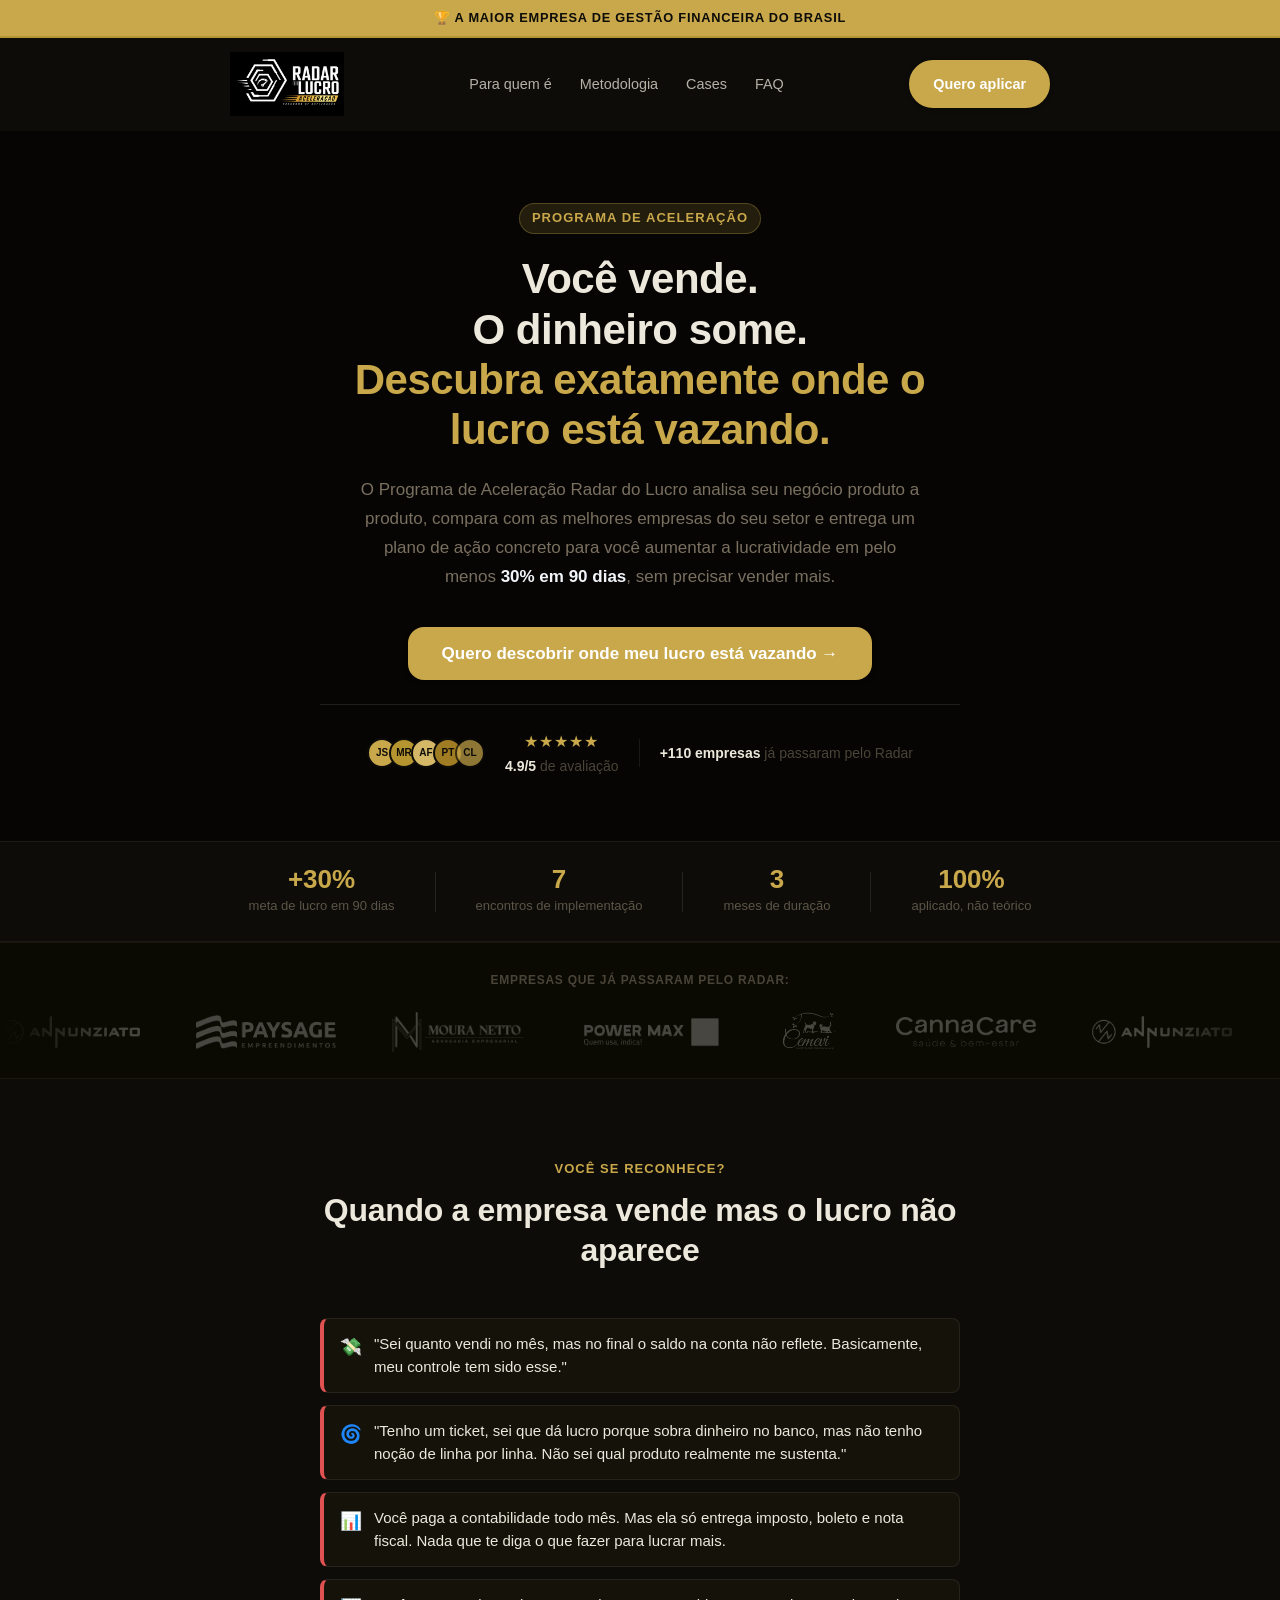
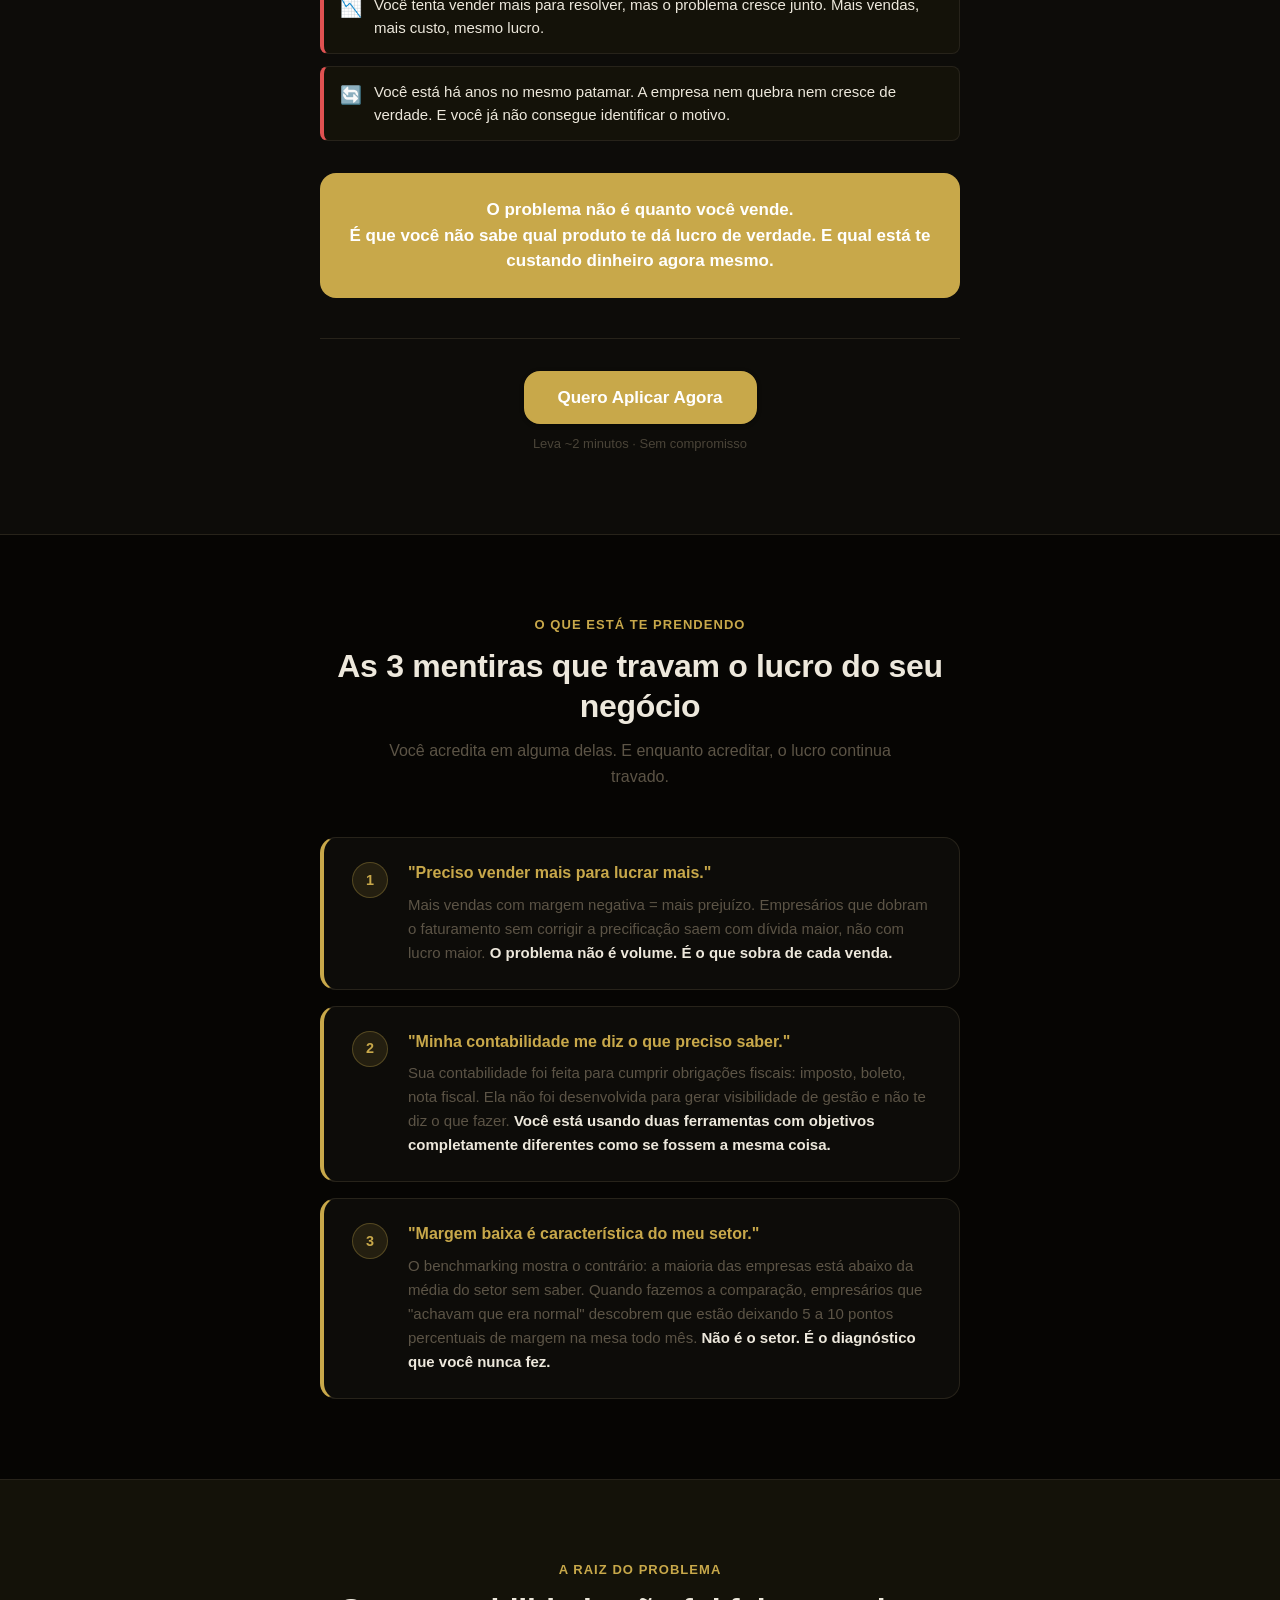
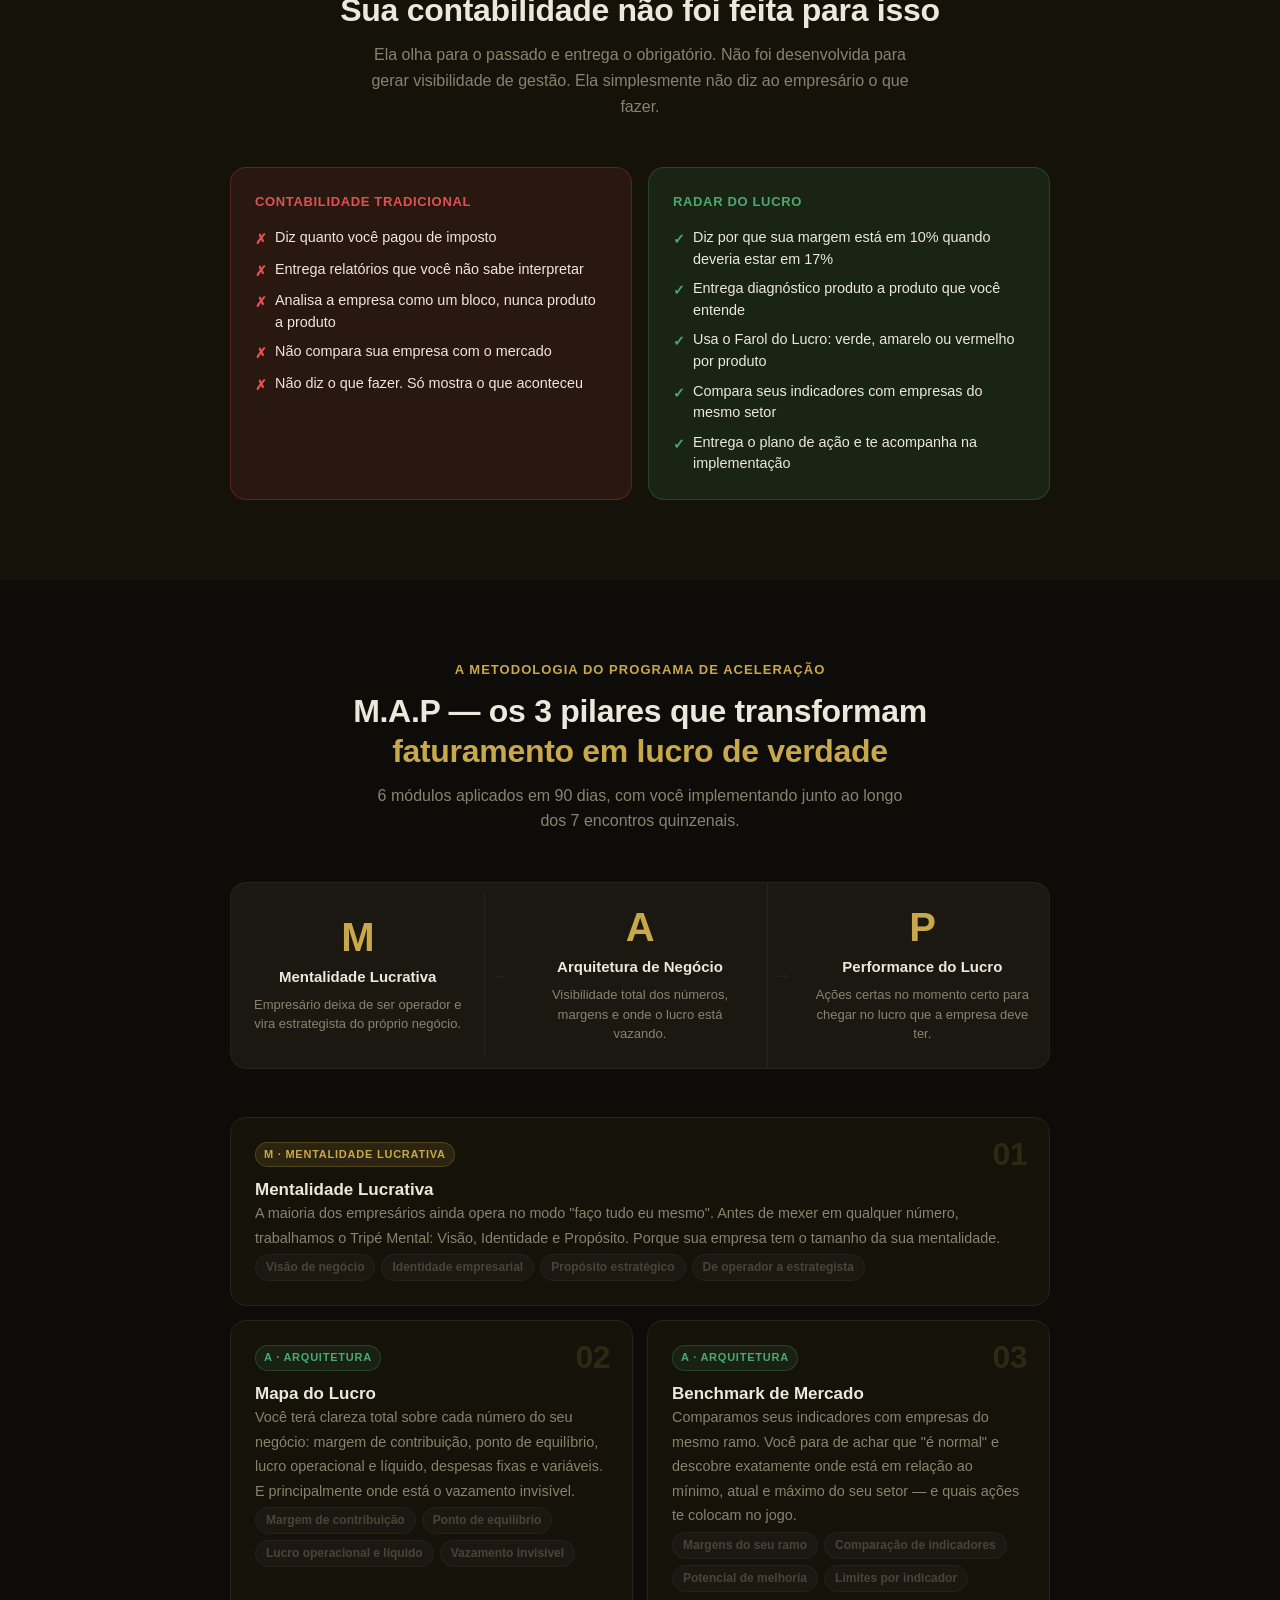
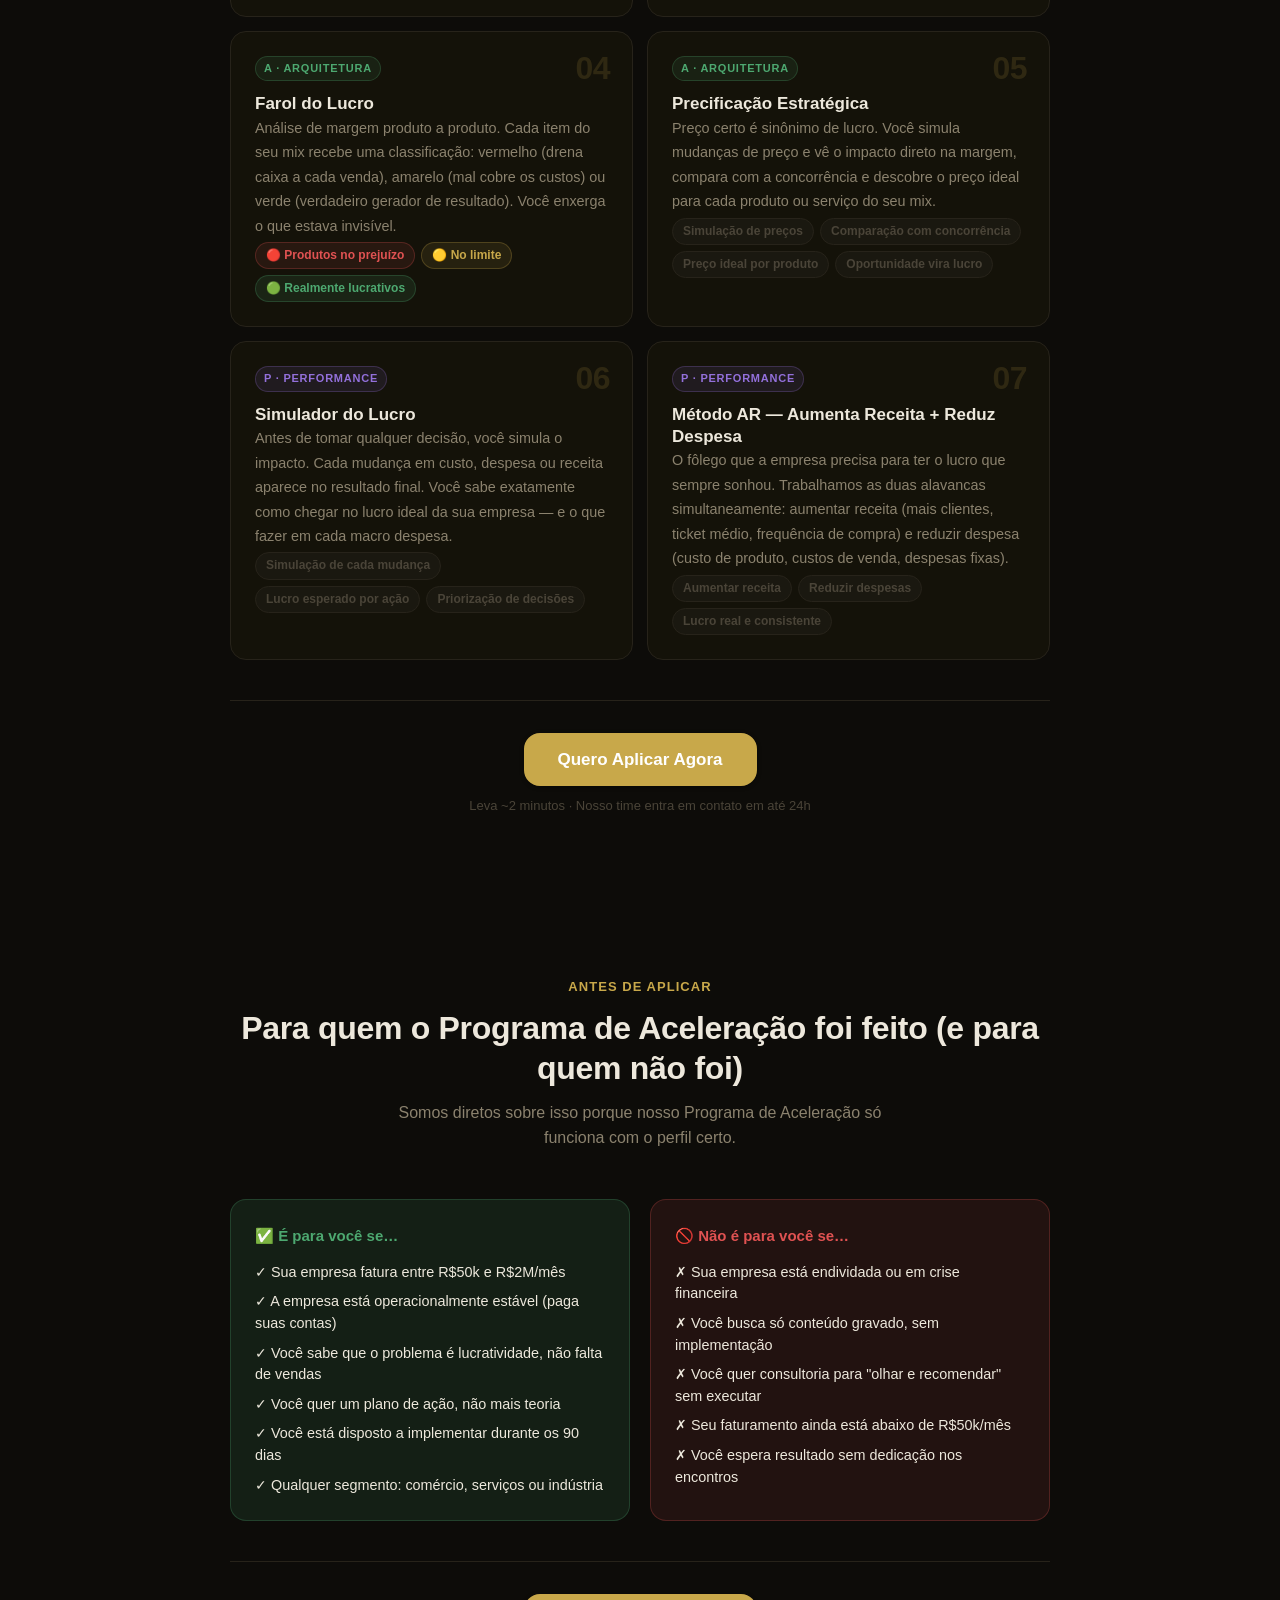
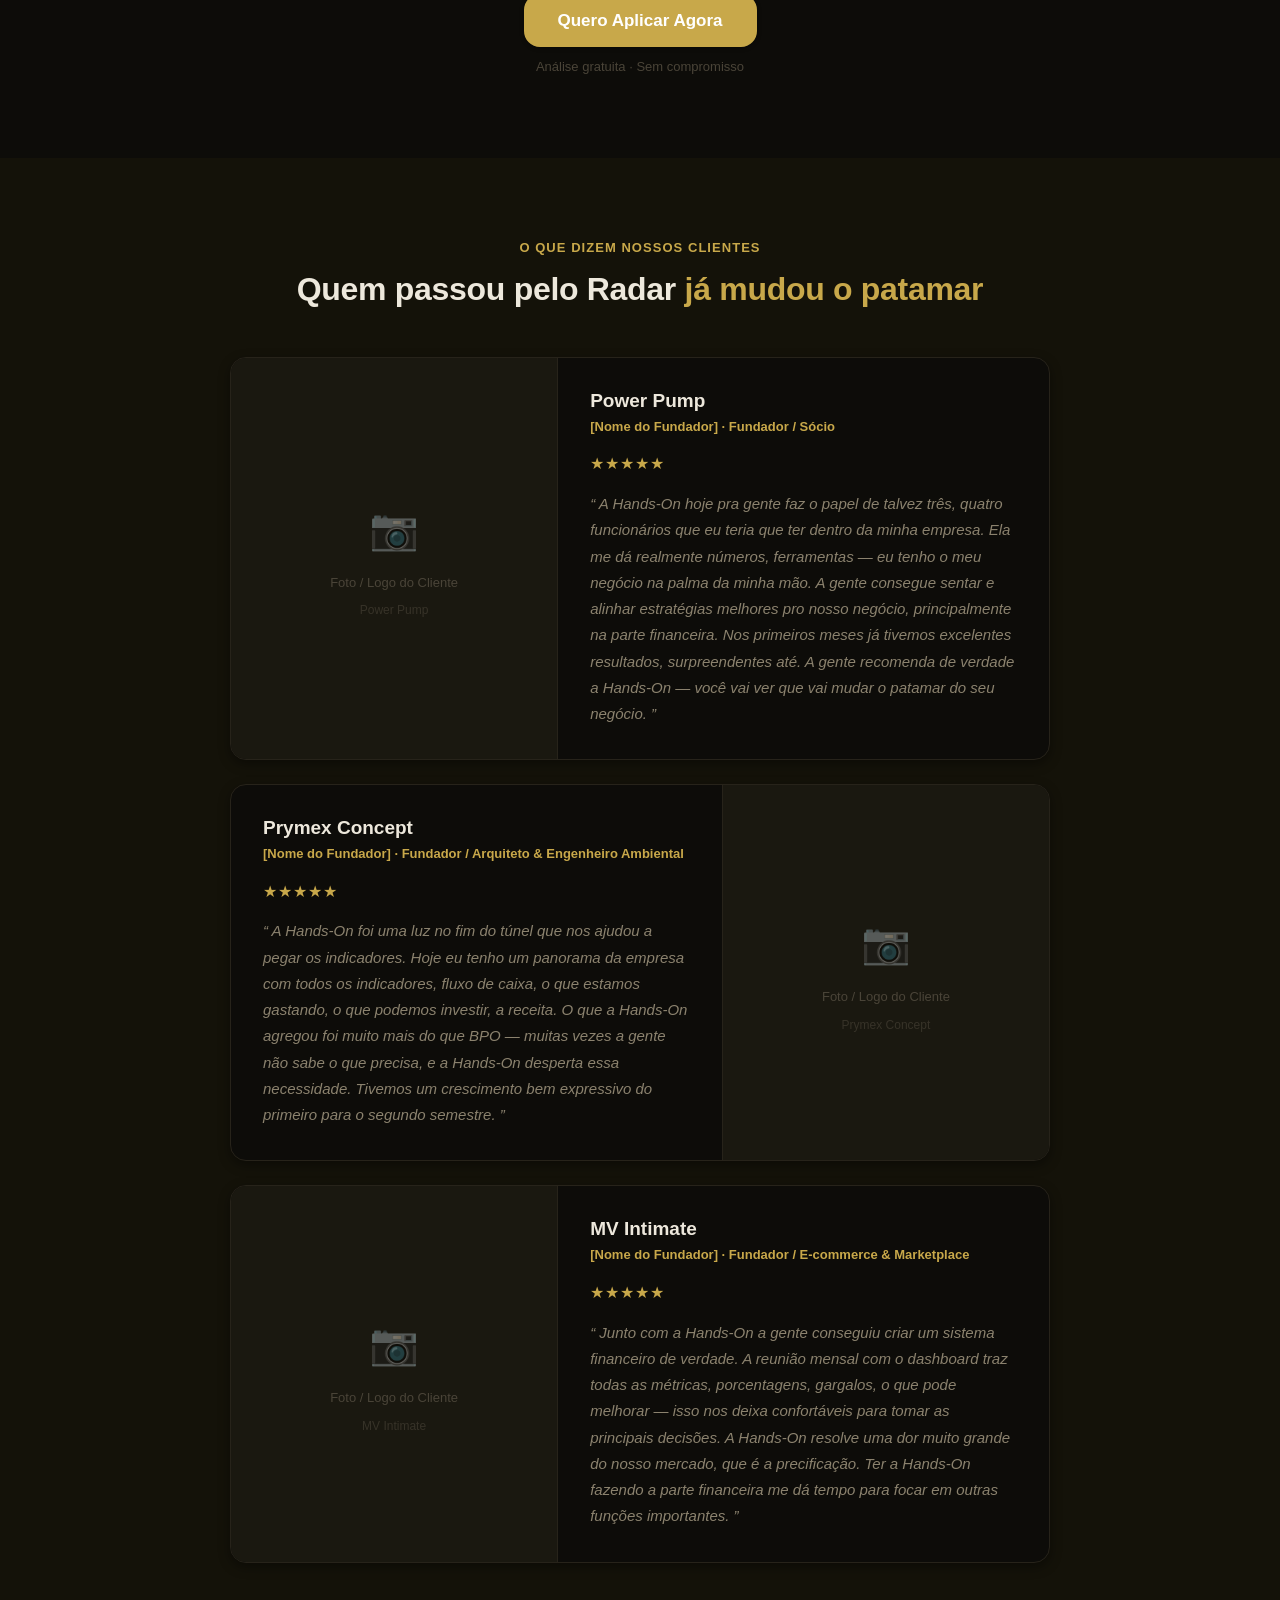
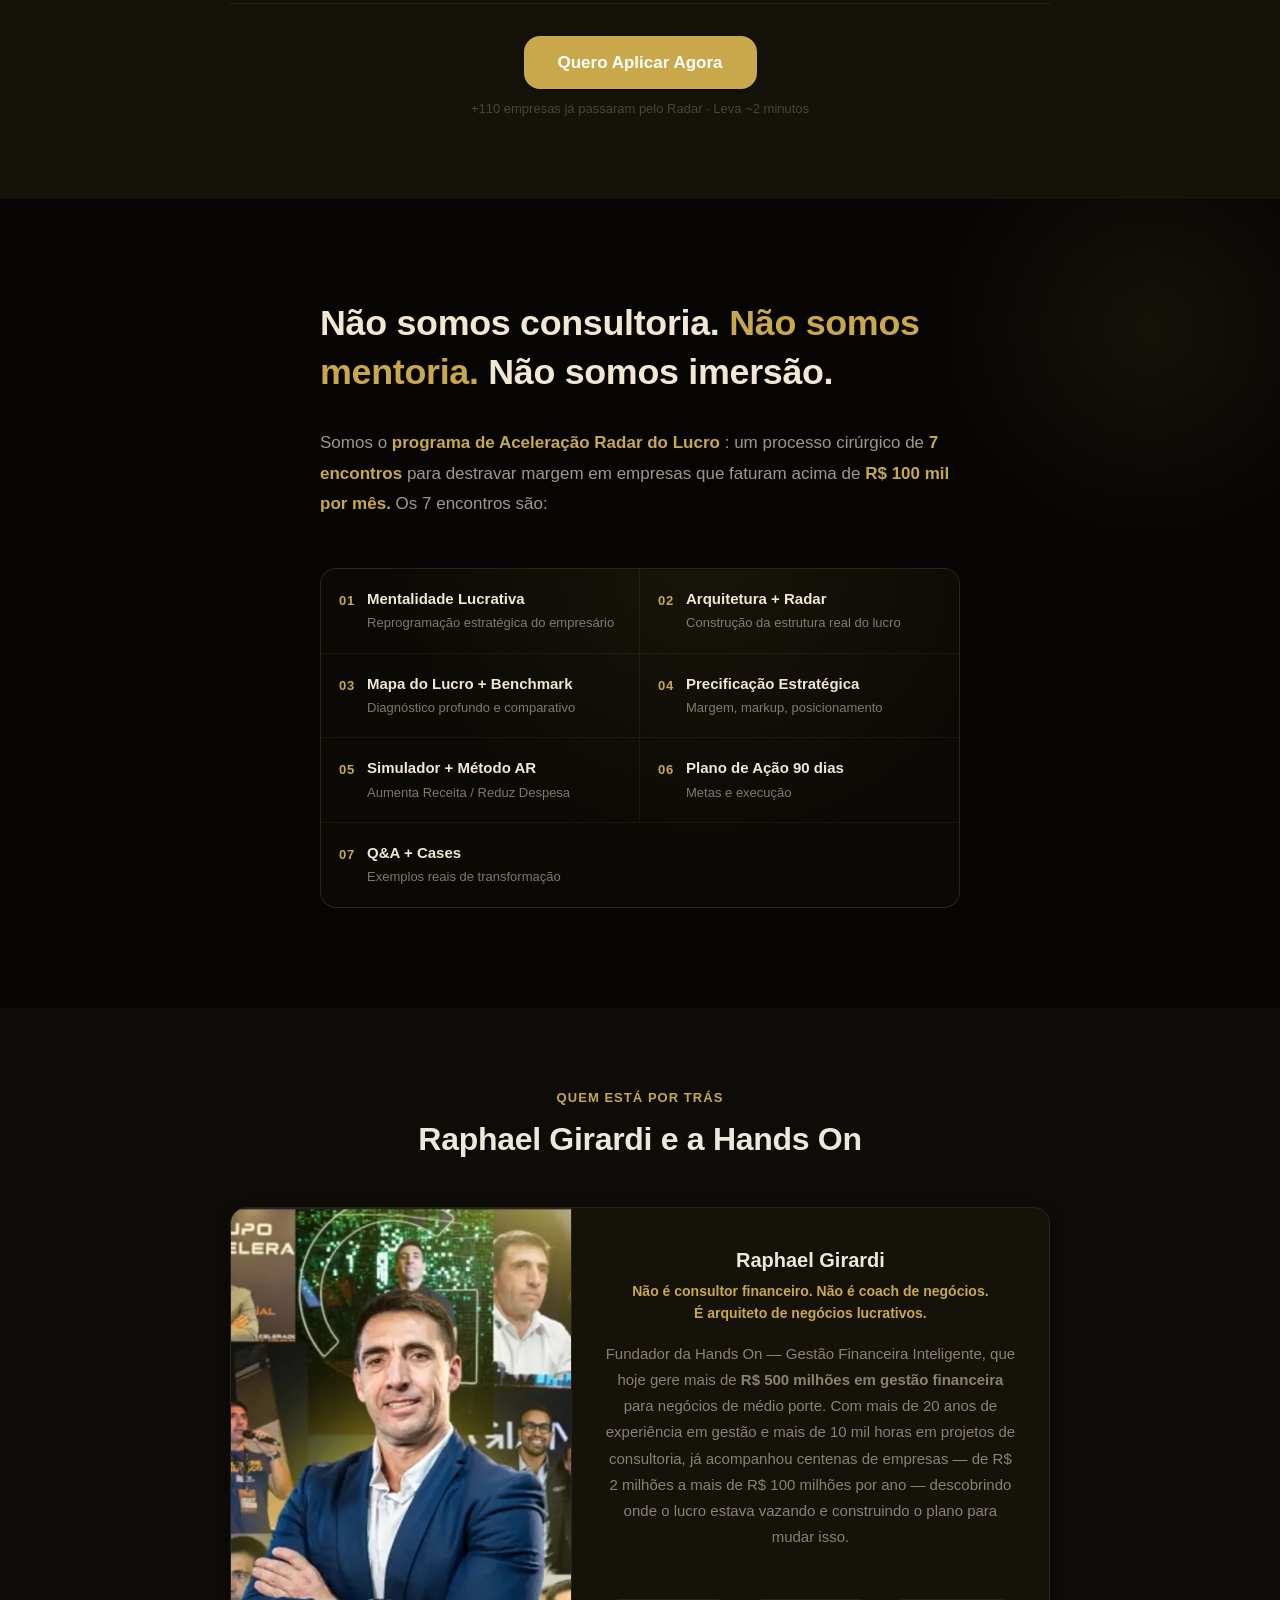
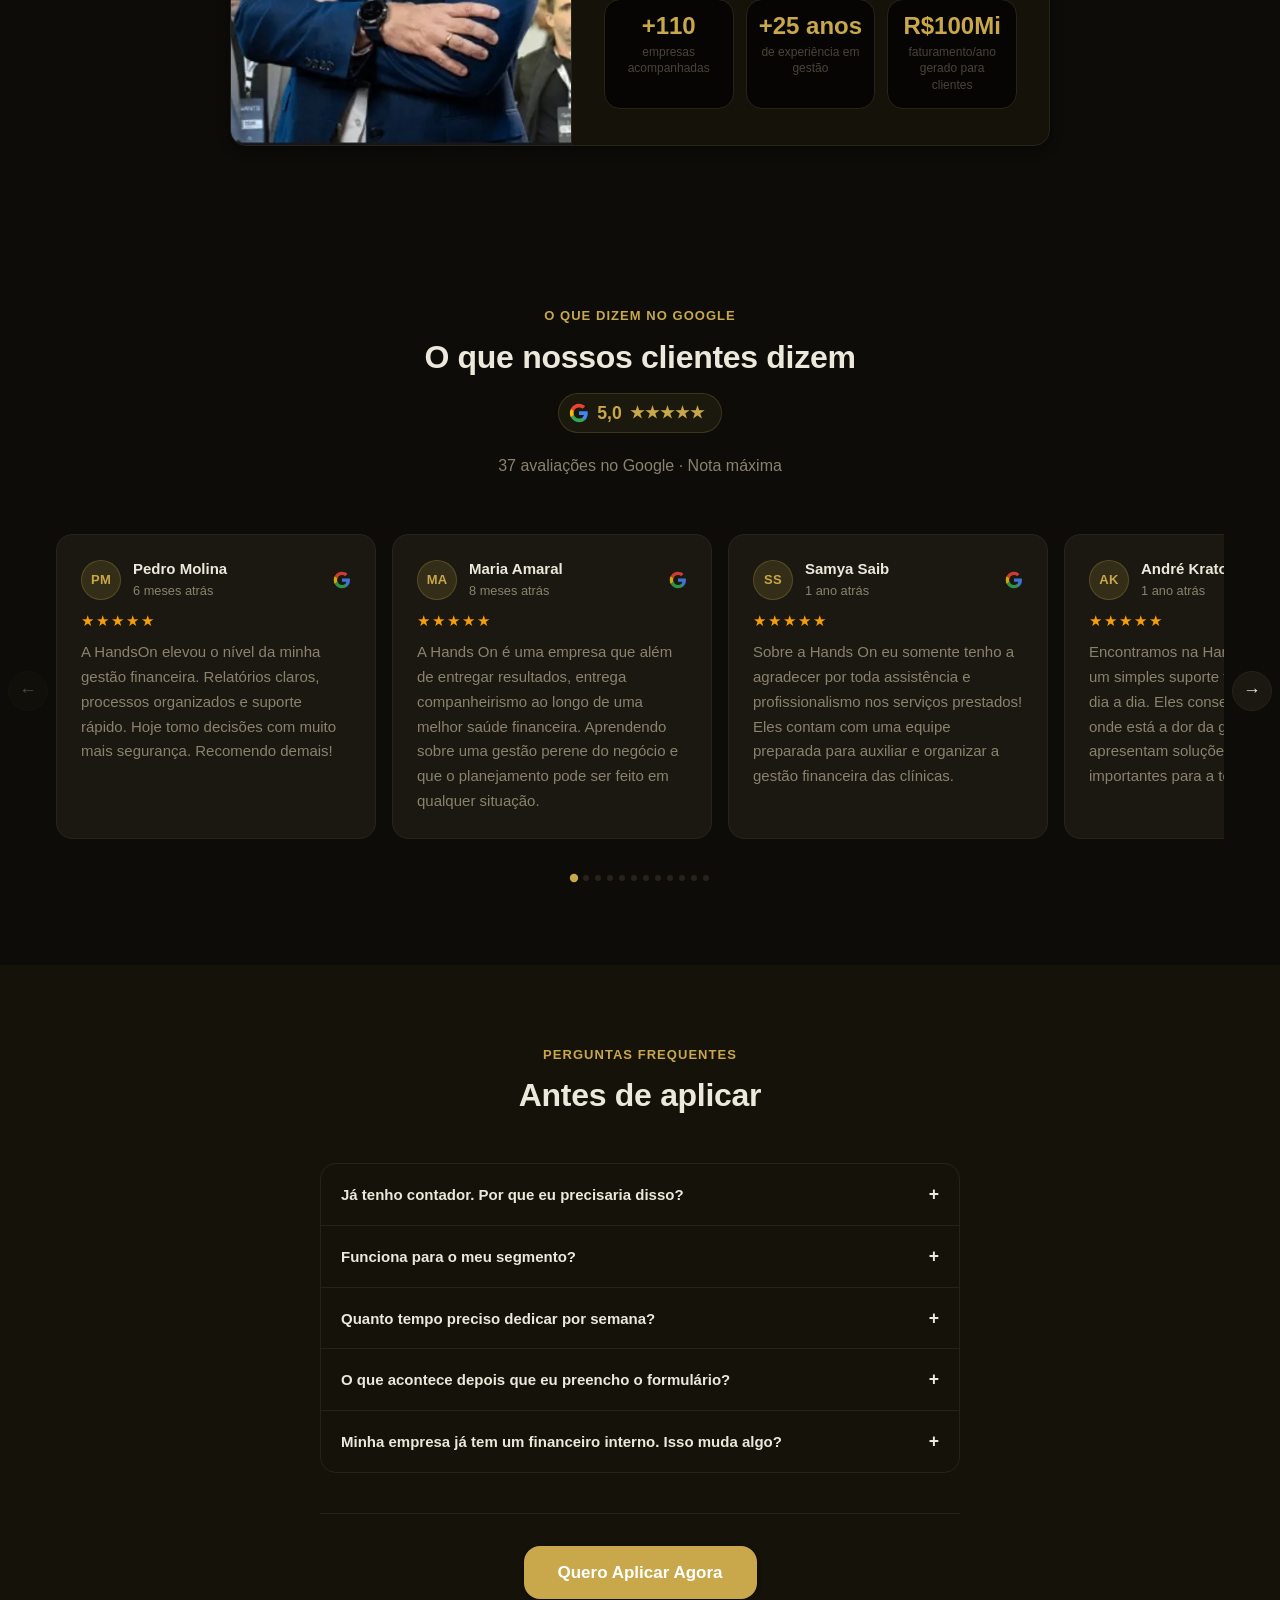
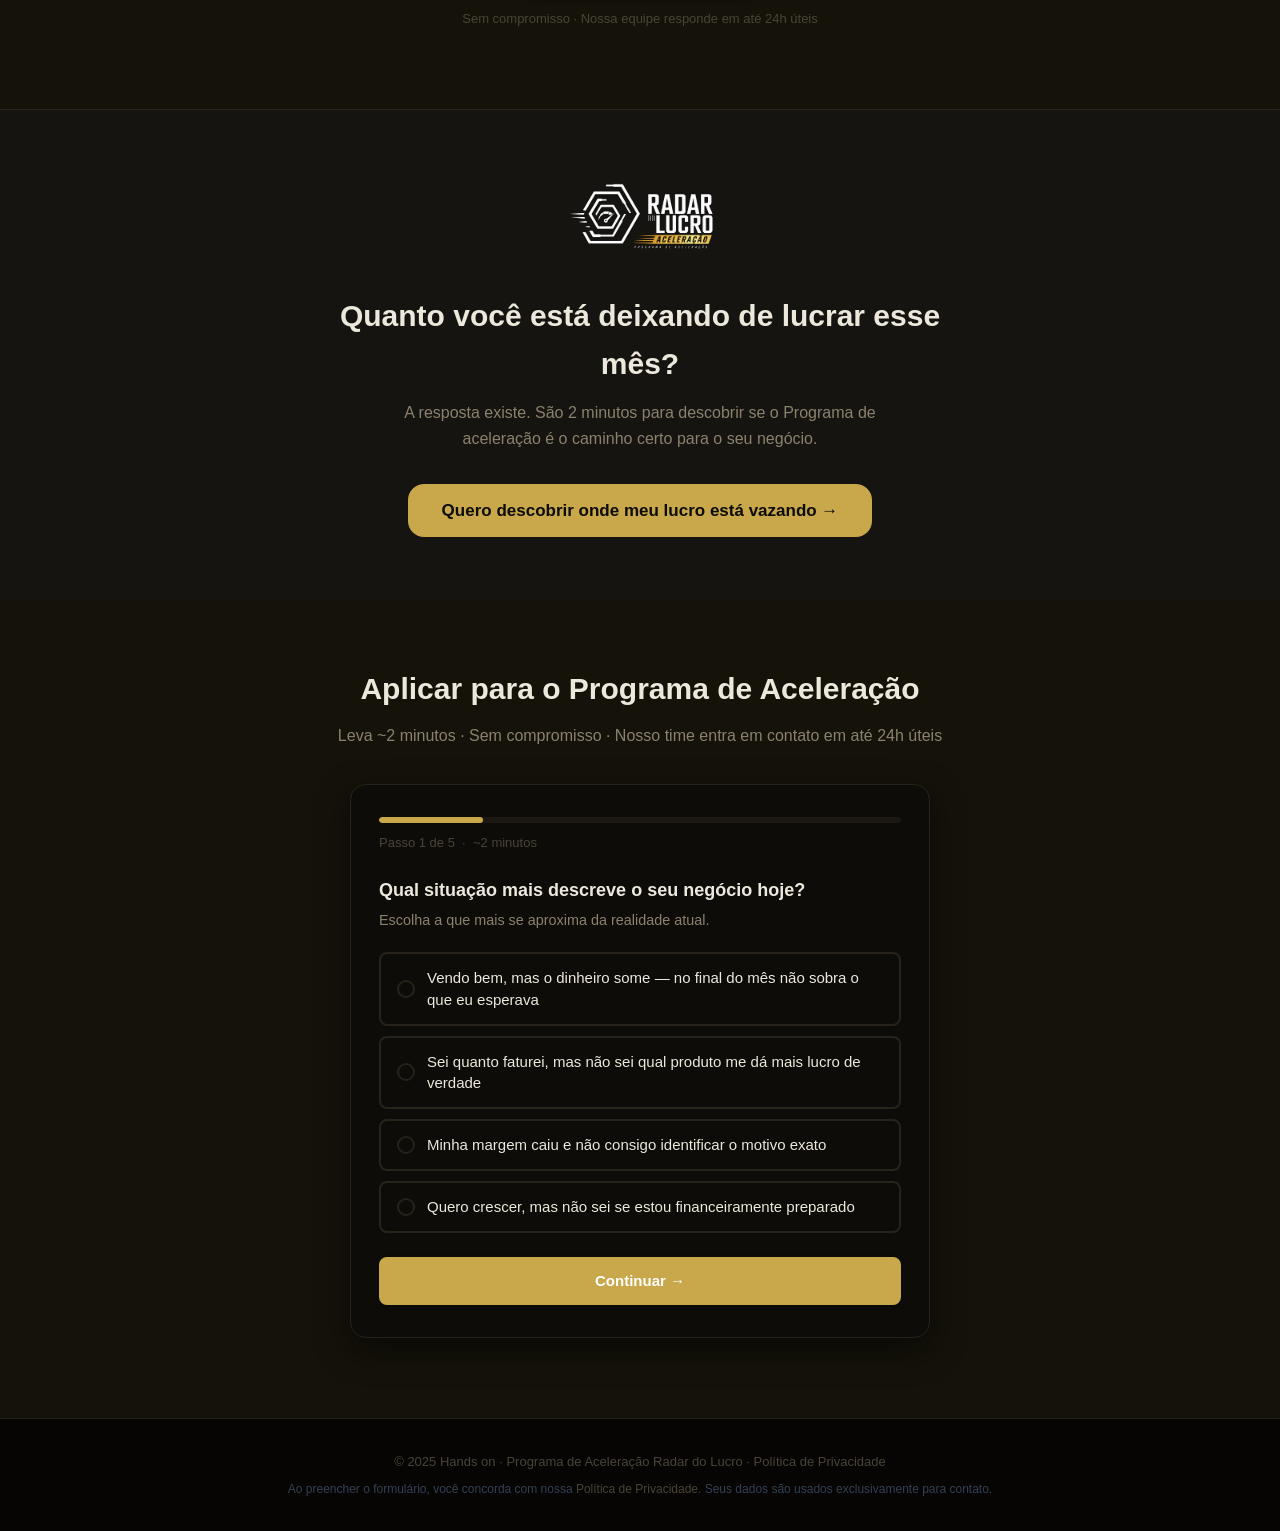
<file: index.html>
<!DOCTYPE html>
<html lang="pt-BR">
<head>
  <meta charset="UTF-8">
  <meta name="viewport" content="width=device-width, initial-scale=1.0">
  <meta name="description" content="Descubra exatamente onde o lucro está vazando no seu negócio. O Programa Radar do Lucro analisa produto a produto, compara com seu setor e entrega um plano de ação para +30% de lucratividade em 90 dias.">
  <title>Radar do Lucro — Programa de Aceleração | Hands on</title>
  <link rel="icon" type="image/x-icon" href="favicon.ico">

  <!-- CSS Crítico Inline (above-fold) -->
  <style>
    *,*::before,*::after{box-sizing:border-box;margin:0;padding:0}
    body{font-family:-apple-system,BlinkMacSystemFont,"Segoe UI",Roboto,sans-serif;font-size:16px;line-height:1.6;color:#ede8dc;background:#0d0c09;-webkit-font-smoothing:antialiased}
    .announce-bar{background:#c8a84a;border-bottom:2px solid #b5952f;padding:8px 20px;text-align:center;font-size:.8rem;font-weight:700;color:#0d0c09;letter-spacing:.06em;text-transform:uppercase}
    .navbar{position:sticky;top:0;z-index:100;background:#0d0c09;border-bottom:1px solid transparent;padding:12px 0;transition:border-color .25s,box-shadow .25s}
    .navbar--scrolled{border-bottom-color:#27231a;box-shadow:0 2px 12px rgba(0,0,0,.6)}
    .navbar__inner{display:flex;align-items:center;justify-content:space-between;max-width:1060px;margin:0 auto;padding:0 24px;gap:16px}
    .navbar__brand-logo{height:64px;width:auto;display:block;flex-shrink:0}
    .navbar__links{display:flex;align-items:center;gap:28px;flex:1;justify-content:center}
    .navbar__link{color:#ede8dc;font-size:.9rem;font-weight:500;text-decoration:none;opacity:.75;transition:opacity .15s;white-space:nowrap}
    .navbar__link:hover{opacity:1}
    .hero{background:#0d0c09;color:#ede8dc;padding:72px 0 64px;text-align:center}
    .container{width:100%;max-width:680px;margin:0 auto;padding:0 20px}
    .hero__eyebrow{display:inline-block;background:rgba(200,168,74,.12);color:#c8a84a;font-size:.8125rem;font-weight:600;letter-spacing:.08em;text-transform:uppercase;padding:4px 12px;border-radius:100px;margin-bottom:20px;border:1px solid rgba(200,168,74,.25)}
    .hero__title{font-size:clamp(1.75rem,4vw,2.625rem);font-weight:800;line-height:1.2;letter-spacing:-.5px;margin-bottom:20px;color:#ede8dc}
    .hero__title em{color:#c8a84a;font-style:normal}
    .hero__sub{font-size:1.0625rem;color:#5c5446;max-width:560px;margin:0 auto 36px;line-height:1.7}
    .btn{display:inline-flex;align-items:center;justify-content:center;padding:13px 24px;border-radius:8px;font-size:.9375rem;font-weight:700;font-family:inherit;cursor:pointer;border:2px solid transparent;transition:background .15s,color .15s,transform .1s;text-decoration:none;white-space:nowrap;min-height:48px}
    .btn--primary{background:#c8a84a;color:#0d0c09;border-color:#c8a84a;font-weight:800;box-shadow:0 2px 8px rgba(200,168,74,.25)}
    .btn--primary:hover{background:#b5952f;border-color:#b5952f}
    .btn--lg{padding:16px 32px;font-size:1.0625rem;border-radius:16px}
    .btn--full{width:100%}
    .hero__cta-wrap{display:flex;flex-direction:column;align-items:center;gap:12px}
    .hero__disclaimer{font-size:.8125rem;color:#4a4438}
  </style>

  <link rel="stylesheet" href="styles.css">
</head>
<body>

<!-- ═══════════════════════════════ FAIXA TOPO ════════════════════════════ -->
<div class="announce-bar" id="announce-bar" role="banner" aria-label="Credencial da empresa">
  🏆 A maior empresa de gestão financeira do Brasil
</div>

<!-- ═══════════════════════════════ NAVBAR ═══════════════════════════════ -->
<nav class="navbar" aria-label="Navegação principal">
  <div class="navbar__inner">
    <a href="#" aria-label="Radar do Lucro — Programa de Aceleração">
      <img
        src="logos/radar-do-lucro-aceleracao.jpeg"
        alt="Radar do Lucro — Programa de Aceleração"
        class="navbar__brand-logo"
        loading="eager"
      >
    </a>
    <div class="navbar__links">
      <a href="#pains" class="navbar__link">Para quem é</a>
      <a href="#metodo" class="navbar__link">Metodologia</a>
      <a href="#cases" class="navbar__link">Cases</a>
      <a href="#faq" class="navbar__link">FAQ</a>
    </div>
    <a href="#aplicar" class="btn btn--primary" style="padding:10px 22px;font-size:.9rem;border-radius:100px;">Quero aplicar</a>
  </div>
</nav>

<!-- ═══════════════════════════════ HERO ═════════════════════════════════ -->
<section class="hero" aria-labelledby="hero-title">
  <div class="container">
    <span class="hero__eyebrow">Programa de Aceleração</span>
    <h1 class="hero__title" id="hero-title">
      Você vende.<br>
      O dinheiro some.<br>
      <em>Descubra exatamente onde o lucro está vazando.</em>
    </h1>
    <p class="hero__sub">
      O Programa de Aceleração Radar do Lucro analisa seu negócio produto a produto,
      compara com as melhores empresas do seu setor e entrega um plano de ação
      concreto para você aumentar a lucratividade em pelo menos
      <strong style="color:#f1f5f9">30% em 90 dias</strong>, sem precisar vender mais.
    </p>
    <div class="hero__cta-wrap">
      <a href="#aplicar" class="btn btn--primary btn--lg">
        Quero descobrir onde meu lucro está vazando →
      </a>
    </div>

    <!-- MELHORIA 1 — Prova social integrada ao hero -->
    <div class="hero-trust" aria-label="Prova social">
      <div class="hero-trust__avatars" aria-hidden="true">
        <div class="hero-trust__avatar hero-trust__avatar--a">JS</div>
        <div class="hero-trust__avatar hero-trust__avatar--b">MR</div>
        <div class="hero-trust__avatar hero-trust__avatar--c">AF</div>
        <div class="hero-trust__avatar hero-trust__avatar--d">PT</div>
        <div class="hero-trust__avatar hero-trust__avatar--e">CL</div>
      </div>
      <div>
        <div class="hero-trust__stars" aria-label="Avaliação 4.9 de 5">★★★★★</div>
        <div class="hero-trust__rating"><strong>4.9/5</strong> de avaliação</div>
      </div>
      <div class="hero-trust__divider" aria-hidden="true"></div>
      <div class="hero-trust__count"><strong>+110 empresas</strong> já passaram pelo Radar</div>
    </div>
  </div>
</section>

<!-- ═══════════════════════════════ PROOF BAR ════════════════════════════ -->
<div class="proof-bar" aria-label="Resultados do programa">
  <div class="proof-bar__inner">
    <div class="proof-stat">
      <div class="proof-stat__num">+30%</div>
      <div class="proof-stat__label">meta de lucro em 90 dias</div>
    </div>
    <div class="proof-bar__divider" aria-hidden="true"></div>
    <div class="proof-stat">
      <div class="proof-stat__num">7</div>
      <div class="proof-stat__label">encontros de implementação</div>
    </div>
    <div class="proof-bar__divider" aria-hidden="true"></div>
    <div class="proof-stat">
      <div class="proof-stat__num">3</div>
      <div class="proof-stat__label">meses de duração</div>
    </div>
    <div class="proof-bar__divider" aria-hidden="true"></div>
    <div class="proof-stat">
      <div class="proof-stat__num">100%</div>
      <div class="proof-stat__label">aplicado, não teórico</div>
    </div>
  </div>
</div>

<!-- ═══════════════════════════════ CLIENTS BAR ══════════════════════════ -->
<!-- MELHORIA 3 — Logo strip de clientes. Substitua os nomes pelos seus clientes reais. -->
<div class="clients-bar" aria-label="Empresas que já passaram pelo Radar do Lucro">
  <p class="clients-bar__label">Empresas que já passaram pelo Radar:</p>
  <div class="clients-carousel__wrapper">
    <div class="clients-carousel__track">
      <div class="clients-carousel__item">
        <img src="logos/LogosClientes/logo-annunziato.png" alt="Annunziato" class="client-logo">
      </div>
      <div class="clients-carousel__item">
        <img src="logos/LogosClientes/logo-bco.png" alt="BCO" class="client-logo">
      </div>
      <div class="clients-carousel__item">
        <img src="logos/LogosClientes/logo-moura-netto.png" alt="Moura Netto" class="client-logo">
      </div>
      <div class="clients-carousel__item">
        <img src="logos/LogosClientes/Logo-PowerMax.png" alt="PowerMax" class="client-logo">
      </div>
      <div class="clients-carousel__item">
        <img src="logos/LogosClientes/LogoIcaraiVeterinario.png" alt="Icaraí Veterinário" class="client-logo">
      </div>
      <div class="clients-carousel__item">
        <img src="logos/LogosClientes/LogosCannaCare.png" alt="CannaCare" class="client-logo">
      </div>
      <!-- Duplicadas para loop contínuo -->
      <div class="clients-carousel__item" aria-hidden="true">
        <img src="logos/LogosClientes/logo-annunziato.png" alt="" class="client-logo">
      </div>
      <div class="clients-carousel__item" aria-hidden="true">
        <img src="logos/LogosClientes/logo-bco.png" alt="" class="client-logo">
      </div>
      <div class="clients-carousel__item" aria-hidden="true">
        <img src="logos/LogosClientes/logo-moura-netto.png" alt="" class="client-logo">
      </div>
      <div class="clients-carousel__item" aria-hidden="true">
        <img src="logos/LogosClientes/Logo-PowerMax.png" alt="" class="client-logo">
      </div>
      <div class="clients-carousel__item" aria-hidden="true">
        <img src="logos/LogosClientes/LogoIcaraiVeterinario.png" alt="" class="client-logo">
      </div>
      <div class="clients-carousel__item" aria-hidden="true">
        <img src="logos/LogosClientes/LogosCannaCare.png" alt="" class="client-logo">
      </div>
    </div>
  </div>
</div>

<!-- ═══════════════════════════════ DOR ══════════════════════════════════ -->
<section id="pains" class="section" aria-labelledby="pain-title">
  <div class="container">
    <div class="section-header">
      <p class="section-eyebrow">Você se reconhece?</p>
      <h2 class="section-title" id="pain-title">Quando a empresa vende mas o lucro não aparece</h2>
    </div>

    <ul class="pain-list" role="list">
      <li class="pain-item">
        <span class="pain-item__icon" aria-hidden="true">💸</span>
        <span>"Sei quanto vendi no mês, mas no final o saldo na conta não reflete. Basicamente, meu controle tem sido esse."</span>
      </li>
      <li class="pain-item">
        <span class="pain-item__icon" aria-hidden="true">🌀</span>
        <span>"Tenho um ticket, sei que dá lucro porque sobra dinheiro no banco, mas não tenho noção de linha por linha. Não sei qual produto realmente me sustenta."</span>
      </li>
      <li class="pain-item">
        <span class="pain-item__icon" aria-hidden="true">📊</span>
        <span>Você paga a contabilidade todo mês. Mas ela só entrega imposto, boleto e nota fiscal. Nada que te diga o que fazer para lucrar mais.</span>
      </li>
      <li class="pain-item">
        <span class="pain-item__icon" aria-hidden="true">📉</span>
        <span>Você tenta vender mais para resolver, mas o problema cresce junto. Mais vendas, mais custo, mesmo lucro.</span>
      </li>
      <li class="pain-item">
        <span class="pain-item__icon" aria-hidden="true">🔄</span>
        <span>Você está há anos no mesmo patamar. A empresa nem quebra nem cresce de verdade. E você já não consegue identificar o motivo.</span>
      </li>
    </ul>

    <div class="pain-bridge" role="note">
      <strong>O problema não é quanto você vende.</strong><br>
      É que você não sabe qual produto te dá lucro de verdade. E qual está te custando dinheiro agora mesmo.
    </div>

    <div class="section-cta">
      <a href="#aplicar" class="btn btn--primary btn--lg">Quero Aplicar Agora</a>
      <p class="section-cta__note">Leva ~2 minutos · Sem compromisso</p>
    </div>
  </div>
</section>

<!-- ═══════════════════════════════ AS 3 MENTIRAS ════════════════════════ -->
<!-- MELHORIA 2 — Seção de quebra de crença. Baseado no padrão "As 4 Mentiras" do template FSS. -->
<section class="lies-section" aria-labelledby="lies-title">
  <div class="container">
    <div class="section-header">
      <p class="section-eyebrow">O que está te prendendo</p>
      <h2 class="section-title" id="lies-title">As 3 mentiras que travam o lucro do seu negócio</h2>
      <p class="section-sub">Você acredita em alguma delas. E enquanto acreditar, o lucro continua travado.</p>
    </div>

    <div class="lies-grid">
      <div class="lie-card">
        <div class="lie-card__num" aria-hidden="true">1</div>
        <div class="lie-card__content">
          <p class="lie-card__lie">"Preciso vender mais para lucrar mais."</p>
          <p class="lie-card__reality">
            Mais vendas com margem negativa = mais prejuízo. Empresários que dobram o faturamento
            sem corrigir a precificação saem com dívida maior, não com lucro maior.
            <strong>O problema não é volume. É o que sobra de cada venda.</strong>
          </p>
        </div>
      </div>
      <div class="lie-card">
        <div class="lie-card__num" aria-hidden="true">2</div>
        <div class="lie-card__content">
          <p class="lie-card__lie">"Minha contabilidade me diz o que preciso saber."</p>
          <p class="lie-card__reality">
            Sua contabilidade foi feita para cumprir obrigações fiscais: imposto, boleto, nota fiscal.
            Ela não foi desenvolvida para gerar visibilidade de gestão e não te diz o que fazer.
            <strong>Você está usando duas ferramentas com objetivos completamente diferentes como se fossem a mesma coisa.</strong>
          </p>
        </div>
      </div>
      <div class="lie-card">
        <div class="lie-card__num" aria-hidden="true">3</div>
        <div class="lie-card__content">
          <p class="lie-card__lie">"Margem baixa é característica do meu setor."</p>
          <p class="lie-card__reality">
            O benchmarking mostra o contrário: a maioria das empresas está abaixo da média do setor
            sem saber. Quando fazemos a comparação, empresários que "achavam que era normal"
            descobrem que estão deixando 5 a 10 pontos percentuais de margem na mesa todo mês.
            <strong>Não é o setor. É o diagnóstico que você nunca fez.</strong>
          </p>
        </div>
      </div>
    </div>
  </div>
</section>

<!-- ═══════════════════════════════ POR QUE A CONTABILIDADE NÃO RESOLVE ═ -->
<section class="section section--alt" aria-labelledby="compare-title">
  <div class="container container--wide">
    <div class="section-header">
      <p class="section-eyebrow">A raiz do problema</p>
      <h2 class="section-title" id="compare-title">Sua contabilidade não foi feita para isso</h2>
      <p class="section-sub">
        Ela olha para o passado e entrega o obrigatório. Não foi desenvolvida
        para gerar visibilidade de gestão. Ela simplesmente não diz ao empresário o que fazer.
      </p>
    </div>

    <div class="comparison" role="table" aria-label="Comparação entre contabilidade e Radar do Lucro">
      <div class="comparison__col comparison__col--bad" role="cell">
        <p class="comparison__head">Contabilidade tradicional</p>
        <ul class="comparison__list" role="list">
          <li class="comparison__item">Diz quanto você pagou de imposto</li>
          <li class="comparison__item">Entrega relatórios que você não sabe interpretar</li>
          <li class="comparison__item">Analisa a empresa como um bloco, nunca produto a produto</li>
          <li class="comparison__item">Não compara sua empresa com o mercado</li>
          <li class="comparison__item">Não diz o que fazer. Só mostra o que aconteceu</li>
        </ul>
      </div>
      <div class="comparison__col comparison__col--good" role="cell">
        <p class="comparison__head">Radar do Lucro</p>
        <ul class="comparison__list" role="list">
          <li class="comparison__item">Diz por que sua margem está em 10% quando deveria estar em 17%</li>
          <li class="comparison__item">Entrega diagnóstico produto a produto que você entende</li>
          <li class="comparison__item">Usa o Farol do Lucro: verde, amarelo ou vermelho por produto</li>
          <li class="comparison__item">Compara seus indicadores com empresas do mesmo setor</li>
          <li class="comparison__item">Entrega o plano de ação e te acompanha na implementação</li>
        </ul>
      </div>
    </div>
  </div>
</section>

<!-- ═══════════════════════════════ MECANISMO ════════════════════════════ -->
<!-- MELHORIA 5 — Seção escura para ritmo visual (alternância claro/escuro) -->
<!-- <section class="section--dark-mechanism" aria-labelledby="mechanism-title">
  <div class="container">
    <div class="section-header">
      <p class="section-eyebrow">A metodologia M.A.P</p>
      <h2 class="section-title" id="mechanism-title">Por que funciona quando o que você tentou antes <em>não funcionou</em></h2>
      <p class="section-sub">
        Três razões específicas que a contabilidade e cursos genéricos não entregam.
      </p>
    </div>

    <div class="mechanism-grid">
      <div class="mechanism-card">
        <div class="mechanism-card__num" aria-hidden="true">1</div>
        <div>
          <h3 class="mechanism-card__title">Diagnóstico produto a produto: o Farol do Lucro</h3>
          <p class="mechanism-card__body">
            Não analisamos a empresa como um bloco. Vamos linha por linha, cada produto, cada serviço,
            e mostramos qual está no verde, amarelo ou vermelho de lucratividade.
            Você vê exatamente onde está o vazamento. Sem achismo, sem "parece que".
          </p>
          <div class="farol" aria-label="Classificação do Farol do Lucro">
            <div class="farol__item farol__item--green">🟢 Verde<span class="farol__item__label">Lucrativo, manter e escalar</span></div>
            <div class="farol__item farol__item--yellow">🟡 Atenção<span class="farol__item__label">Margem para melhorar</span></div>
            <div class="farol__item farol__item--red">🔴 Vermelho<span class="farol__item__label">Está te custando dinheiro</span></div>
          </div>
        </div>
      </div>

      <div class="mechanism-card">
        <div class="mechanism-card__num" aria-hidden="true">2</div>
        <div>
          <h3 class="mechanism-card__title">Benchmarking do seu ramo de atividade</h3>
          <p class="mechanism-card__body">
            Comparamos os seus indicadores (margem de contribuição, ponto de equilíbrio,
            precificação) com empresas do mesmo setor. Você para de achar que "está normal"
            quando na verdade está abaixo do que deveria. Você vai descobrir exatamente quanto está deixando de lucrar.
          </p>
        </div>
      </div>

      <div class="mechanism-card">
        <div class="mechanism-card__num" aria-hidden="true">3</div>
        <div>
          <h3 class="mechanism-card__title">Plano de ação aplicado: você faz junto, não sozinho</h3>
          <p class="mechanism-card__body">
            Não entregamos um relatório para você interpretar sozinho. Os 7 encontros quinzenais
            conduzem a implementação da metodologia M.A.P
            (Mentalidade Lucrativa, Arquitetura de Negócio e Performance do Lucro)
            com você fazendo junto. É o que nenhum curso gravado ou consultoria pontual entrega.
          </p>
        </div>
      </div>
    </div>
  </div>
</section> -->

<!-- ═══════════════════════════════ METODOLOGIA M.A.P ════════════════════ -->
<section id="metodo" class="section section--map" aria-labelledby="map-title">
  <div class="container container--wide">
    <div class="section-header">
      <p class="section-eyebrow">A Metodologia do Programa de Aceleração</p>
      <h2 class="section-title" id="map-title">M.A.P — os 3 pilares que transformam<br><em>faturamento em lucro de verdade</em></h2>
      <p class="section-sub">6 módulos aplicados em 90 dias, com você implementando junto ao longo dos 7 encontros quinzenais.</p>
    </div>

    <!-- Pilares -->
    <div class="map-pillars" aria-label="Os 3 pilares da metodologia M.A.P">
      <div class="map-pillar">
        <div class="map-pillar__letter">M</div>
        <div class="map-pillar__name">Mentalidade Lucrativa</div>
        <div class="map-pillar__desc">Empresário deixa de ser operador e vira estrategista do próprio negócio.</div>
      </div>
      <div class="map-pillar__arrow" aria-hidden="true">→</div>
      <div class="map-pillar">
        <div class="map-pillar__letter">A</div>
        <div class="map-pillar__name">Arquitetura de Negócio</div>
        <div class="map-pillar__desc">Visibilidade total dos números, margens e onde o lucro está vazando.</div>
      </div>
      <div class="map-pillar__arrow" aria-hidden="true">→</div>
      <div class="map-pillar">
        <div class="map-pillar__letter">P</div>
        <div class="map-pillar__name">Performance do Lucro</div>
        <div class="map-pillar__desc">Ações certas no momento certo para chegar no lucro que a empresa deve ter.</div>
      </div>
    </div>

    <!-- Módulos -->
    <div class="map-modules">

      <!-- M -->
      <div class="map-module map-module--full" aria-labelledby="mod-m">
        <div class="map-module__pillar-tag map-module__pillar-tag--m">M · Mentalidade Lucrativa</div>
        <div class="map-module__num" aria-hidden="true">01</div>
        <div class="map-module__content">
          <h3 class="map-module__title" id="mod-m">Mentalidade Lucrativa</h3>
          <p class="map-module__body">
            A maioria dos empresários ainda opera no modo "faço tudo eu mesmo". Antes de mexer em qualquer número, trabalhamos o Tripé Mental: Visão, Identidade e Propósito. Porque sua empresa tem o tamanho da sua mentalidade.
          </p>
          <div class="map-module__tags">
            <span>Visão de negócio</span>
            <span>Identidade empresarial</span>
            <span>Propósito estratégico</span>
            <span>De operador a estrategista</span>
          </div>
        </div>
      </div>

      <!-- A — 4 módulos -->
      <div class="map-module" aria-labelledby="mod-a1">
        <div class="map-module__pillar-tag map-module__pillar-tag--a">A · Arquitetura</div>
        <div class="map-module__num" aria-hidden="true">02</div>
        <div class="map-module__content">
          <h3 class="map-module__title" id="mod-a1">Mapa do Lucro</h3>
          <p class="map-module__body">
            Você terá clareza total sobre cada número do seu negócio: margem de contribuição, ponto de equilíbrio, lucro operacional e líquido, despesas fixas e variáveis. E principalmente onde está o vazamento invisível.
          </p>
          <div class="map-module__tags">
            <span>Margem de contribuição</span>
            <span>Ponto de equilíbrio</span>
            <span>Lucro operacional e líquido</span>
            <span>Vazamento invisível</span>
          </div>
        </div>
      </div>

      <div class="map-module" aria-labelledby="mod-a2">
        <div class="map-module__pillar-tag map-module__pillar-tag--a">A · Arquitetura</div>
        <div class="map-module__num" aria-hidden="true">03</div>
        <div class="map-module__content">
          <h3 class="map-module__title" id="mod-a2">Benchmark de Mercado</h3>
          <p class="map-module__body">
            Comparamos seus indicadores com empresas do mesmo ramo. Você para de achar que "é normal" e descobre exatamente onde está em relação ao mínimo, atual e máximo do seu setor — e quais ações te colocam no jogo.
          </p>
          <div class="map-module__tags">
            <span>Margens do seu ramo</span>
            <span>Comparação de indicadores</span>
            <span>Potencial de melhoria</span>
            <span>Limites por indicador</span>
          </div>
        </div>
      </div>

      <div class="map-module" aria-labelledby="mod-a3">
        <div class="map-module__pillar-tag map-module__pillar-tag--a">A · Arquitetura</div>
        <div class="map-module__num" aria-hidden="true">04</div>
        <div class="map-module__content">
          <h3 class="map-module__title" id="mod-a3">Farol do Lucro</h3>
          <p class="map-module__body">
            Análise de margem produto a produto. Cada item do seu mix recebe uma classificação: vermelho (drena caixa a cada venda), amarelo (mal cobre os custos) ou verde (verdadeiro gerador de resultado). Você enxerga o que estava invisível.
          </p>
          <div class="map-module__tags">
            <span class="map-module__tag--red">🔴 Produtos no prejuízo</span>
            <span class="map-module__tag--yellow">🟡 No limite</span>
            <span class="map-module__tag--green">🟢 Realmente lucrativos</span>
          </div>
        </div>
      </div>

      <div class="map-module" aria-labelledby="mod-a4">
        <div class="map-module__pillar-tag map-module__pillar-tag--a">A · Arquitetura</div>
        <div class="map-module__num" aria-hidden="true">05</div>
        <div class="map-module__content">
          <h3 class="map-module__title" id="mod-a4">Precificação Estratégica</h3>
          <p class="map-module__body">
            Preço certo é sinônimo de lucro. Você simula mudanças de preço e vê o impacto direto na margem, compara com a concorrência e descobre o preço ideal para cada produto ou serviço do seu mix.
          </p>
          <div class="map-module__tags">
            <span>Simulação de preços</span>
            <span>Comparação com concorrência</span>
            <span>Preço ideal por produto</span>
            <span>Oportunidade vira lucro</span>
          </div>
        </div>
      </div>

      <!-- P — 2 módulos -->
      <div class="map-module" aria-labelledby="mod-p1">
        <div class="map-module__pillar-tag map-module__pillar-tag--p">P · Performance</div>
        <div class="map-module__num" aria-hidden="true">06</div>
        <div class="map-module__content">
          <h3 class="map-module__title" id="mod-p1">Simulador do Lucro</h3>
          <p class="map-module__body">
            Antes de tomar qualquer decisão, você simula o impacto. Cada mudança em custo, despesa ou receita aparece no resultado final. Você sabe exatamente como chegar no lucro ideal da sua empresa — e o que fazer em cada macro despesa.
          </p>
          <div class="map-module__tags">
            <span>Simulação de cada mudança</span>
            <span>Lucro esperado por ação</span>
            <span>Priorização de decisões</span>
          </div>
        </div>
      </div>

      <div class="map-module" aria-labelledby="mod-p2">
        <div class="map-module__pillar-tag map-module__pillar-tag--p">P · Performance</div>
        <div class="map-module__num" aria-hidden="true">07</div>
        <div class="map-module__content">
          <h3 class="map-module__title" id="mod-p2">Método AR — Aumenta Receita + Reduz Despesa</h3>
          <p class="map-module__body">
            O fôlego que a empresa precisa para ter o lucro que sempre sonhou. Trabalhamos as duas alavancas simultaneamente: aumentar receita (mais clientes, ticket médio, frequência de compra) e reduzir despesa (custo de produto, custos de venda, despesas fixas).
          </p>
          <div class="map-module__tags">
            <span>Aumentar receita</span>
            <span>Reduzir despesas</span>
            <span>Lucro real e consistente</span>
          </div>
        </div>
      </div>

    </div><!-- /map-modules -->

    <div class="section-cta">
      <a href="#aplicar" class="btn btn--primary btn--lg">Quero Aplicar Agora</a>
      <p class="section-cta__note">Leva ~2 minutos · Nosso time entra em contato em até 24h</p>
    </div>
  </div>
</section>

<!-- ═══════════════════════════════ PARA QUEM É ══════════════════════════ -->
<section class="section" aria-labelledby="forwhom-title">
  <div class="container container--wide">
    <div class="section-header">
      <p class="section-eyebrow">Antes de aplicar</p>
      <h2 class="section-title" id="forwhom-title">Para quem o Programa de Aceleração foi feito (e para quem não foi)</h2>
      <p class="section-sub">Somos diretos sobre isso porque nosso Programa de Aceleração só funciona com o perfil certo.</p>
    </div>

    <div class="forwhom-grid">
      <div class="forwhom-col forwhom-col--yes">
        <p class="forwhom-col__head">✅ É para você se…</p>
        <ul class="forwhom-list" role="list">
          <li>✓ Sua empresa fatura entre R$50k e R$2M/mês</li>
          <li>✓ A empresa está operacionalmente estável (paga suas contas)</li>
          <li>✓ Você sabe que o problema é lucratividade, não falta de vendas</li>
          <li>✓ Você quer um plano de ação, não mais teoria</li>
          <li>✓ Você está disposto a implementar durante os 90 dias</li>
          <li>✓ Qualquer segmento: comércio, serviços ou indústria</li>
        </ul>
      </div>
      <div class="forwhom-col forwhom-col--no">
        <p class="forwhom-col__head">🚫 Não é para você se…</p>
        <ul class="forwhom-list" role="list">
          <li>✗ Sua empresa está endividada ou em crise financeira</li>
          <li>✗ Você busca só conteúdo gravado, sem implementação</li>
          <li>✗ Você quer consultoria para "olhar e recomendar" sem executar</li>
          <li>✗ Seu faturamento ainda está abaixo de R$50k/mês</li>
          <li>✗ Você espera resultado sem dedicação nos encontros</li>
        </ul>
      </div>
    </div>

    <div class="section-cta">
      <a href="#aplicar" class="btn btn--primary btn--lg">Quero Aplicar Agora</a>
      <p class="section-cta__note">Análise gratuita · Sem compromisso</p>
    </div>
  </div>
</section>

<!-- ═══════════════════════════════ CASES ════════════════════════════════ -->
<!-- <section id="cases" class="section section--alt" aria-labelledby="cases-title">
  <div class="container">
    <div class="section-header">
      <p class="section-eyebrow">Resultados reais</p>
      <h2 class="section-title" id="cases-title">O que acontece quando você sabe <em>exatamente</em> onde está o vazamento</h2>
    </div>

    <div class="cases-grid">

      <div class="case-card">
        <div class="case-card__header">
          <p class="case-card__company">Empresa de Serviços · Interior de SP</p>
          <span class="case-card__tag">Serviços</span>
        </div>
        <p class="case-card__quote">
          Descobrimos que 3 dos nossos 8 serviços estavam no vermelho há mais de 2 anos.
          A gente achava que eram o carro-chefe. Depois do Farol, cortamos dois e reprecificamos um.
          Em 60 dias o lucro líquido dobrou. Sem crescer o faturamento.
        </p>
        <div class="case-metrics" aria-label="Métricas do resultado">
          <div class="case-metric">
            <div class="case-metric__val">+87%</div>
            <div class="case-metric__label">lucro líquido</div>
          </div>
          <div class="case-metric">
            <div class="case-metric__val">60 dias</div>
            <div class="case-metric__label">para ver resultado</div>
          </div>
          <div class="case-metric">
            <div class="case-metric__val">0%</div>
            <div class="case-metric__label">crescimento de vendas necessário</div>
          </div>
        </div>
      </div>


      <div class="case-card">
        <div class="case-card__header">
          <p class="case-card__company">Comércio · Grande SP</p>
          <span class="case-card__tag">Comércio</span>
        </div>
        <p class="case-card__quote">
          O benchmarking foi o choque que eu precisava. Minha margem de contribuição estava em 12%
          quando a média do meu setor é 19%. Não era azar. Era precificação errada em produtos específicos.
          Com o plano de ação conseguimos chegar em 17% em 90 dias.
        </p>
        <div class="case-metrics" aria-label="Métricas do resultado">
          <div class="case-metric">
            <div class="case-metric__val">12→17%</div>
            <div class="case-metric__label">margem de contribuição</div>
          </div>
          <div class="case-metric">
            <div class="case-metric__val">90 dias</div>
            <div class="case-metric__label">do diagnóstico ao resultado</div>
          </div>
        </div>
      </div>


      <div class="case-card">
        <div class="case-card__header">
          <p class="case-card__company">Indústria · Sul do Brasil</p>
          <span class="case-card__tag">Indústria</span>
        </div>
        <p class="case-card__quote">
          Faturava R$320k/mês e não entendia por que sobrava tão pouco.
          O Radar mostrou que nosso produto mais vendido tinha margem negativa depois de considerar
          todos os custos diretos. Corrigimos a precificação e o resultado apareceu imediato.
        </p>
        <div class="case-metrics" aria-label="Métricas do resultado">
          <div class="case-metric">
            <div class="case-metric__val">+41%</div>
            <div class="case-metric__label">margem operacional</div>
          </div>
          <div class="case-metric">
            <div class="case-metric__val">R$320k</div>
            <div class="case-metric__label">faturamento mensal</div>
          </div>
        </div>
      </div>
    </div>

    <p style="text-align:center;font-size:.875rem;color:#6b7280;margin-top:20px">
      * Dados ilustrativos baseados em perfis de clientes. Substitua pelos seus cases reais antes de publicar.
    </p>
  </div>
</section> -->

<!-- ═══════════════════════════════ DEPOIMENTOS ══════════════════════════ -->
<section class="section section--alt" aria-labelledby="testi-title">
  <div class="container container--wide">
    <div class="section-header">
      <p class="section-eyebrow">O que dizem nossos clientes</p>
      <h2 class="section-title" id="testi-title">Quem passou pelo Radar <em>já mudou o patamar</em></h2>
    </div>

    <div class="testimonials-list">

      <!-- DEPOIMENTO 1 — Power Pump | Imagem esquerda · Conteúdo direita -->
      <article class="testi-card" aria-label="Depoimento Power Pump">
        <div class="testi-img">
          <!-- SUBSTITUIR: troque pelo <img src="foto-power-pump.webp" alt="Power Pump"> quando tiver a imagem -->
          <div class="testi-img-placeholder">
            <span>Foto / Logo do Cliente</span>
            <span style="font-size:.75rem;opacity:.6">Power Pump</span>
          </div>
        </div>
        <div class="testi-body">
          <div>
            <p class="testi-company">Power Pump</p>
            <!-- SUBSTITUIR: preencha o nome do fundador/sócio abaixo -->
            <p class="testi-client">[Nome do Fundador] · Fundador / Sócio</p>
          </div>
          <div class="testi-stars" aria-label="Avaliação 5 de 5">★★★★★</div>
          <blockquote class="testi-quote">
            A Hands-On hoje pra gente faz o papel de talvez três, quatro funcionários que eu teria que ter dentro da minha empresa. Ela me dá realmente números, ferramentas — eu tenho o meu negócio na palma da minha mão. A gente consegue sentar e alinhar estratégias melhores pro nosso negócio, principalmente na parte financeira. Nos primeiros meses já tivemos excelentes resultados, surpreendentes até. A gente recomenda de verdade a Hands-On — você vai ver que vai mudar o patamar do seu negócio.
          </blockquote>
        </div>
      </article>

      <!-- DEPOIMENTO 2 — Prymex Concept | Conteúdo esquerda · Imagem direita -->
      <article class="testi-card testi-card--reverse" aria-label="Depoimento Prymex Concept">
        <div class="testi-body">
          <div>
            <p class="testi-company">Prymex Concept</p>
            <!-- SUBSTITUIR: preencha o nome do fundador abaixo -->
            <p class="testi-client">[Nome do Fundador] · Fundador / Arquiteto &amp; Engenheiro Ambiental</p>
          </div>
          <div class="testi-stars" aria-label="Avaliação 5 de 5">★★★★★</div>
          <blockquote class="testi-quote">
            A Hands-On foi uma luz no fim do túnel que nos ajudou a pegar os indicadores. Hoje eu tenho um panorama da empresa com todos os indicadores, fluxo de caixa, o que estamos gastando, o que podemos investir, a receita. O que a Hands-On agregou foi muito mais do que BPO — muitas vezes a gente não sabe o que precisa, e a Hands-On desperta essa necessidade. Tivemos um crescimento bem expressivo do primeiro para o segundo semestre.
          </blockquote>
        </div>
        <div class="testi-img">
          <!-- SUBSTITUIR: troque pelo <img src="foto-prymex.webp" alt="Prymex Concept"> quando tiver a imagem -->
          <div class="testi-img-placeholder">
            <span>Foto / Logo do Cliente</span>
            <span style="font-size:.75rem;opacity:.6">Prymex Concept</span>
          </div>
        </div>
      </article>

      <!-- DEPOIMENTO 3 — MV Intimate | Imagem esquerda · Conteúdo direita -->
      <article class="testi-card" aria-label="Depoimento MV Intimate">
        <div class="testi-img">
          <!-- SUBSTITUIR: troque pelo <img src="foto-mv-intimate.webp" alt="MV Intimate"> quando tiver a imagem -->
          <div class="testi-img-placeholder">
            <span>Foto / Logo do Cliente</span>
            <span style="font-size:.75rem;opacity:.6">MV Intimate</span>
          </div>
        </div>
        <div class="testi-body">
          <div>
            <p class="testi-company">MV Intimate</p>
            <!-- SUBSTITUIR: preencha o nome do fundador abaixo -->
            <p class="testi-client">[Nome do Fundador] · Fundador / E-commerce &amp; Marketplace</p>
          </div>
          <div class="testi-stars" aria-label="Avaliação 5 de 5">★★★★★</div>
          <blockquote class="testi-quote">
            Junto com a Hands-On a gente conseguiu criar um sistema financeiro de verdade. A reunião mensal com o dashboard traz todas as métricas, porcentagens, gargalos, o que pode melhorar — isso nos deixa confortáveis para tomar as principais decisões. A Hands-On resolve uma dor muito grande do nosso mercado, que é a precificação. Ter a Hands-On fazendo a parte financeira me dá tempo para focar em outras funções importantes.
          </blockquote>
        </div>
      </article>

    </div>

    <div class="section-cta">
      <a href="#aplicar" class="btn btn--primary btn--lg">Quero Aplicar Agora</a>
      <p class="section-cta__note">+110 empresas já passaram pelo Radar · Leva ~2 minutos</p>
    </div>
  </div>
</section>

<!-- ═══════════════════════════════ PROCESSO CIRÚRGICO ══════════════════ -->
<section class="section section--processo" aria-labelledby="processo-title">
  <div class="container">

    <!-- Texto topo — largura total -->
    <div class="processo-text">
      <h2 class="processo-headline" id="processo-title">
        Não somos consultoria. <span style="color:var(--blue)">Não somos mentoria.</span> Não somos imersão.
      </h2>
      <p class="processo-sub">
        Somos o <strong> programa de Aceleração Radar do Lucro </strong>: um processo cirúrgico de <strong>7 encontros</strong> para destravar margem em empresas que faturam acima de <strong>R$ 100 mil por mês.</strong> Os 7 encontros são:
      </p>
    </div>

    <!-- Painel escuro com os 7 encontros -->
    <div class="processo-panel" aria-label="Os 7 encontros do programa">
      <div class="processo-grid">

          <div class="processo-item">
            <span class="processo-num" aria-hidden="true">01</span>
            <div>
              <p class="processo-name">Mentalidade Lucrativa</p>
              <p class="processo-desc">Reprogramação estratégica do empresário</p>
            </div>
          </div>

          <div class="processo-item">
            <span class="processo-num" aria-hidden="true">02</span>
            <div>
              <p class="processo-name">Arquitetura + Radar</p>
              <p class="processo-desc">Construção da estrutura real do lucro</p>
            </div>
          </div>

          <div class="processo-item">
            <span class="processo-num" aria-hidden="true">03</span>
            <div>
              <p class="processo-name">Mapa do Lucro + Benchmark</p>
              <p class="processo-desc">Diagnóstico profundo e comparativo</p>
            </div>
          </div>

          <div class="processo-item">
            <span class="processo-num" aria-hidden="true">04</span>
            <div>
              <p class="processo-name">Precificação Estratégica</p>
              <p class="processo-desc">Margem, markup, posicionamento</p>
            </div>
          </div>

          <div class="processo-item">
            <span class="processo-num" aria-hidden="true">05</span>
            <div>
              <p class="processo-name">Simulador + Método AR</p>
              <p class="processo-desc">Aumenta Receita / Reduz Despesa</p>
            </div>
          </div>

          <div class="processo-item">
            <span class="processo-num" aria-hidden="true">06</span>
            <div>
              <p class="processo-name">Plano de Ação 90 dias</p>
              <p class="processo-desc">Metas e execução</p>
            </div>
          </div>

          <div class="processo-item processo-item--full">
            <span class="processo-num" aria-hidden="true">07</span>
            <div>
              <p class="processo-name">Q&amp;A + Cases</p>
              <p class="processo-desc">Exemplos reais de transformação</p>
            </div>
          </div>

      </div>
    </div>

  </div>
</section>

<!-- ═══════════════════════════════ SOBRE O RAPHAEL ══════════════════════ -->
<section class="section" aria-labelledby="about-title">
  <div class="container container--wide">
    <div class="section-header">
      <p class="section-eyebrow">Quem está por trás</p>
      <h2 class="section-title" id="about-title">Raphael Girardi e a Hands On</h2>
    </div>

    <div class="about-card">
      <!-- Coluna esquerda: foto -->
      <div class="about-card__photo">
        <img src="foto-raphael.webp" alt="Raphael Girardi, fundador da Hands On">
      </div>

      <!-- Coluna direita: informações -->
      <div class="about-card__info">
        <p class="about-name">Raphael Girardi</p>
        <p class="about-role">Não é consultor financeiro. Não é coach de negócios.<br>É arquiteto de negócios lucrativos.</p>
        <p class="about-bio">
          Fundador da Hands On — Gestão Financeira Inteligente, que hoje gere mais de
          <strong>R$ 500 milhões em gestão financeira</strong> para negócios de médio porte.
          Com mais de 20 anos de experiência em gestão e mais de 10 mil horas em projetos de
          consultoria, já acompanhou centenas de empresas — de R$ 2 milhões a mais de R$ 100 milhões
          por ano — descobrindo onde o lucro estava vazando e construindo o plano para mudar isso.
        </p>

        <div class="about-stats about-stats--inline" aria-label="Números da Hands On">
          <div class="about-stat">
            <div class="about-stat__num">+110</div>
            <div class="about-stat__label">empresas acompanhadas</div>
          </div>
          <div class="about-stat">
            <div class="about-stat__num">+25 anos</div>
            <div class="about-stat__label">de experiência em gestão</div>
          </div>
          <div class="about-stat">
            <div class="about-stat__num">R$100Mi</div>
            <div class="about-stat__label">faturamento/ano gerado para clientes</div>
          </div>
        </div>
      </div>
    </div>
  </div>
</section>

<!-- ═══════════════════════════════ AVALIAÇÕES GOOGLE ════════════════════ -->
<section class="section google-reviews" aria-labelledby="reviews-title">
  <div class="container container--wide">
    <div class="section-header">
      <p class="section-eyebrow">O que dizem no Google</p>
      <h2 class="section-title" id="reviews-title">O que nossos clientes dizem</h2>
      <span class="reviews-rating-badge" aria-label="Nota 5,0 de 5 estrelas">
          <svg class="reviews-google-icon" viewBox="0 0 24 24" aria-hidden="true">
            <path d="M22.56 12.25c0-.78-.07-1.53-.2-2.25H12v4.26h5.92c-.26 1.37-1.04 2.53-2.21 3.31v2.77h3.57c2.08-1.92 3.28-4.74 3.28-8.09z" fill="#4285F4"/>
            <path d="M12 23c2.97 0 5.46-.98 7.28-2.66l-3.57-2.77c-.98.66-2.23 1.06-3.71 1.06-2.86 0-5.29-1.93-6.16-4.53H2.18v2.84C3.99 20.53 7.7 23 12 23z" fill="#34A853"/>
            <path d="M5.84 14.09c-.22-.66-.35-1.36-.35-2.09s.13-1.43.35-2.09V7.07H2.18C1.43 8.55 1 10.22 1 12s.43 3.45 1.18 4.93l3.66-2.84z" fill="#FBBC05"/>
            <path d="M12 5.38c1.62 0 3.06.56 4.21 1.64l3.15-3.15C17.45 2.09 14.97 1 12 1 7.7 1 3.99 3.47 2.18 7.07l3.66 2.84c.87-2.6 3.3-4.53 6.16-4.53z" fill="#EA4335"/>
          </svg>
          5,0
          <span class="reviews-stars" aria-hidden="true">★★★★★</span>
        </span>
      <p class="section-sub">37 avaliações no Google · Nota máxima</p>
    </div>
  </div>

  <!-- Carousel com scroll lateral -->
  <div class="reviews-track-wrapper" role="region" aria-label="Avaliações de clientes no Google">
    <button class="reviews-nav reviews-nav--prev" aria-label="Avaliações anteriores">&#8592;</button>
    <div class="reviews-track" id="reviewsTrack">

      <article class="review-card">
        <div class="review-card__header">
          <div class="review-card__avatar" aria-hidden="true">PM</div>
          <div>
            <p class="review-card__name">Pedro Molina</p>
            <p class="review-card__date">6 meses atrás</p>
          </div>
          <svg class="review-card__google" viewBox="0 0 24 24" aria-hidden="true"><path d="M22.56 12.25c0-.78-.07-1.53-.2-2.25H12v4.26h5.92c-.26 1.37-1.04 2.53-2.21 3.31v2.77h3.57c2.08-1.92 3.28-4.74 3.28-8.09z" fill="#4285F4"/><path d="M12 23c2.97 0 5.46-.98 7.28-2.66l-3.57-2.77c-.98.66-2.23 1.06-3.71 1.06-2.86 0-5.29-1.93-6.16-4.53H2.18v2.84C3.99 20.53 7.7 23 12 23z" fill="#34A853"/><path d="M5.84 14.09c-.22-.66-.35-1.36-.35-2.09s.13-1.43.35-2.09V7.07H2.18C1.43 8.55 1 10.22 1 12s.43 3.45 1.18 4.93l3.66-2.84z" fill="#FBBC05"/><path d="M12 5.38c1.62 0 3.06.56 4.21 1.64l3.15-3.15C17.45 2.09 14.97 1 12 1 7.7 1 3.99 3.47 2.18 7.07l3.66 2.84c.87-2.6 3.3-4.53 6.16-4.53z" fill="#EA4335"/></svg>
        </div>
        <div class="review-card__stars" aria-label="5 estrelas">★★★★★</div>
        <blockquote class="review-card__text">A HandsOn elevou o nível da minha gestão financeira. Relatórios claros, processos organizados e suporte rápido. Hoje tomo decisões com muito mais segurança. Recomendo demais!</blockquote>
      </article>

      <article class="review-card">
        <div class="review-card__header">
          <div class="review-card__avatar" aria-hidden="true">MA</div>
          <div>
            <p class="review-card__name">Maria Amaral</p>
            <p class="review-card__date">8 meses atrás</p>
          </div>
          <svg class="review-card__google" viewBox="0 0 24 24" aria-hidden="true"><path d="M22.56 12.25c0-.78-.07-1.53-.2-2.25H12v4.26h5.92c-.26 1.37-1.04 2.53-2.21 3.31v2.77h3.57c2.08-1.92 3.28-4.74 3.28-8.09z" fill="#4285F4"/><path d="M12 23c2.97 0 5.46-.98 7.28-2.66l-3.57-2.77c-.98.66-2.23 1.06-3.71 1.06-2.86 0-5.29-1.93-6.16-4.53H2.18v2.84C3.99 20.53 7.7 23 12 23z" fill="#34A853"/><path d="M5.84 14.09c-.22-.66-.35-1.36-.35-2.09s.13-1.43.35-2.09V7.07H2.18C1.43 8.55 1 10.22 1 12s.43 3.45 1.18 4.93l3.66-2.84z" fill="#FBBC05"/><path d="M12 5.38c1.62 0 3.06.56 4.21 1.64l3.15-3.15C17.45 2.09 14.97 1 12 1 7.7 1 3.99 3.47 2.18 7.07l3.66 2.84c.87-2.6 3.3-4.53 6.16-4.53z" fill="#EA4335"/></svg>
        </div>
        <div class="review-card__stars" aria-label="5 estrelas">★★★★★</div>
        <blockquote class="review-card__text">A Hands On é uma empresa que além de entregar resultados, entrega companheirismo ao longo de uma melhor saúde financeira. Aprendendo sobre uma gestão perene do negócio e que o planejamento pode ser feito em qualquer situação.</blockquote>
      </article>

      <article class="review-card">
        <div class="review-card__header">
          <div class="review-card__avatar" aria-hidden="true">SS</div>
          <div>
            <p class="review-card__name">Samya Saib</p>
            <p class="review-card__date">1 ano atrás</p>
          </div>
          <svg class="review-card__google" viewBox="0 0 24 24" aria-hidden="true"><path d="M22.56 12.25c0-.78-.07-1.53-.2-2.25H12v4.26h5.92c-.26 1.37-1.04 2.53-2.21 3.31v2.77h3.57c2.08-1.92 3.28-4.74 3.28-8.09z" fill="#4285F4"/><path d="M12 23c2.97 0 5.46-.98 7.28-2.66l-3.57-2.77c-.98.66-2.23 1.06-3.71 1.06-2.86 0-5.29-1.93-6.16-4.53H2.18v2.84C3.99 20.53 7.7 23 12 23z" fill="#34A853"/><path d="M5.84 14.09c-.22-.66-.35-1.36-.35-2.09s.13-1.43.35-2.09V7.07H2.18C1.43 8.55 1 10.22 1 12s.43 3.45 1.18 4.93l3.66-2.84z" fill="#FBBC05"/><path d="M12 5.38c1.62 0 3.06.56 4.21 1.64l3.15-3.15C17.45 2.09 14.97 1 12 1 7.7 1 3.99 3.47 2.18 7.07l3.66 2.84c.87-2.6 3.3-4.53 6.16-4.53z" fill="#EA4335"/></svg>
        </div>
        <div class="review-card__stars" aria-label="5 estrelas">★★★★★</div>
        <blockquote class="review-card__text">Sobre a Hands On eu somente tenho a agradecer por toda assistência e profissionalismo nos serviços prestados! Eles contam com uma equipe preparada para auxiliar e organizar a gestão financeira das clínicas.</blockquote>
      </article>

      <article class="review-card">
        <div class="review-card__header">
          <div class="review-card__avatar" aria-hidden="true">AK</div>
          <div>
            <p class="review-card__name">André Kratochwill</p>
            <p class="review-card__date">1 ano atrás</p>
          </div>
          <svg class="review-card__google" viewBox="0 0 24 24" aria-hidden="true"><path d="M22.56 12.25c0-.78-.07-1.53-.2-2.25H12v4.26h5.92c-.26 1.37-1.04 2.53-2.21 3.31v2.77h3.57c2.08-1.92 3.28-4.74 3.28-8.09z" fill="#4285F4"/><path d="M12 23c2.97 0 5.46-.98 7.28-2.66l-3.57-2.77c-.98.66-2.23 1.06-3.71 1.06-2.86 0-5.29-1.93-6.16-4.53H2.18v2.84C3.99 20.53 7.7 23 12 23z" fill="#34A853"/><path d="M5.84 14.09c-.22-.66-.35-1.36-.35-2.09s.13-1.43.35-2.09V7.07H2.18C1.43 8.55 1 10.22 1 12s.43 3.45 1.18 4.93l3.66-2.84z" fill="#FBBC05"/><path d="M12 5.38c1.62 0 3.06.56 4.21 1.64l3.15-3.15C17.45 2.09 14.97 1 12 1 7.7 1 3.99 3.47 2.18 7.07l3.66 2.84c.87-2.6 3.3-4.53 6.16-4.53z" fill="#EA4335"/></svg>
        </div>
        <div class="review-card__stars" aria-label="5 estrelas">★★★★★</div>
        <blockquote class="review-card__text">Encontramos na Hands On mais do que um simples suporte financeiro para o dia a dia. Eles conseguem entender onde está a dor da gestão e apresentam soluções gerenciais importantes para a tomada de decisão.</blockquote>
      </article>

      <article class="review-card">
        <div class="review-card__header">
          <div class="review-card__avatar" aria-hidden="true">FL</div>
          <div>
            <p class="review-card__name">Fabiana Louback</p>
            <p class="review-card__date">1 ano atrás</p>
          </div>
          <svg class="review-card__google" viewBox="0 0 24 24" aria-hidden="true"><path d="M22.56 12.25c0-.78-.07-1.53-.2-2.25H12v4.26h5.92c-.26 1.37-1.04 2.53-2.21 3.31v2.77h3.57c2.08-1.92 3.28-4.74 3.28-8.09z" fill="#4285F4"/><path d="M12 23c2.97 0 5.46-.98 7.28-2.66l-3.57-2.77c-.98.66-2.23 1.06-3.71 1.06-2.86 0-5.29-1.93-6.16-4.53H2.18v2.84C3.99 20.53 7.7 23 12 23z" fill="#34A853"/><path d="M5.84 14.09c-.22-.66-.35-1.36-.35-2.09s.13-1.43.35-2.09V7.07H2.18C1.43 8.55 1 10.22 1 12s.43 3.45 1.18 4.93l3.66-2.84z" fill="#FBBC05"/><path d="M12 5.38c1.62 0 3.06.56 4.21 1.64l3.15-3.15C17.45 2.09 14.97 1 12 1 7.7 1 3.99 3.47 2.18 7.07l3.66 2.84c.87-2.6 3.3-4.53 6.16-4.53z" fill="#EA4335"/></svg>
        </div>
        <div class="review-card__stars" aria-label="5 estrelas">★★★★★</div>
        <blockquote class="review-card__text">Excelente empresa de gestão financeira, com atendimento humanizado, são super atenciosos, comprometidos e profissionais. Recomendo.</blockquote>
      </article>

      <article class="review-card">
        <div class="review-card__header">
          <div class="review-card__avatar" aria-hidden="true">IR</div>
          <div>
            <p class="review-card__name">Isene Reis</p>
            <p class="review-card__date">1 ano atrás</p>
          </div>
          <svg class="review-card__google" viewBox="0 0 24 24" aria-hidden="true"><path d="M22.56 12.25c0-.78-.07-1.53-.2-2.25H12v4.26h5.92c-.26 1.37-1.04 2.53-2.21 3.31v2.77h3.57c2.08-1.92 3.28-4.74 3.28-8.09z" fill="#4285F4"/><path d="M12 23c2.97 0 5.46-.98 7.28-2.66l-3.57-2.77c-.98.66-2.23 1.06-3.71 1.06-2.86 0-5.29-1.93-6.16-4.53H2.18v2.84C3.99 20.53 7.7 23 12 23z" fill="#34A853"/><path d="M5.84 14.09c-.22-.66-.35-1.36-.35-2.09s.13-1.43.35-2.09V7.07H2.18C1.43 8.55 1 10.22 1 12s.43 3.45 1.18 4.93l3.66-2.84z" fill="#FBBC05"/><path d="M12 5.38c1.62 0 3.06.56 4.21 1.64l3.15-3.15C17.45 2.09 14.97 1 12 1 7.7 1 3.99 3.47 2.18 7.07l3.66 2.84c.87-2.6 3.3-4.53 6.16-4.53z" fill="#EA4335"/></svg>
        </div>
        <div class="review-card__stars" aria-label="5 estrelas">★★★★★</div>
        <blockquote class="review-card__text">Aqui está uma empresa que resolve as suas dores com transparência ❤️</blockquote>
      </article>

      <article class="review-card">
        <div class="review-card__header">
          <div class="review-card__avatar" aria-hidden="true">OM</div>
          <div>
            <p class="review-card__name">Octaviano Mesquita</p>
            <p class="review-card__date">6 meses atrás</p>
          </div>
          <svg class="review-card__google" viewBox="0 0 24 24" aria-hidden="true"><path d="M22.56 12.25c0-.78-.07-1.53-.2-2.25H12v4.26h5.92c-.26 1.37-1.04 2.53-2.21 3.31v2.77h3.57c2.08-1.92 3.28-4.74 3.28-8.09z" fill="#4285F4"/><path d="M12 23c2.97 0 5.46-.98 7.28-2.66l-3.57-2.77c-.98.66-2.23 1.06-3.71 1.06-2.86 0-5.29-1.93-6.16-4.53H2.18v2.84C3.99 20.53 7.7 23 12 23z" fill="#34A853"/><path d="M5.84 14.09c-.22-.66-.35-1.36-.35-2.09s.13-1.43.35-2.09V7.07H2.18C1.43 8.55 1 10.22 1 12s.43 3.45 1.18 4.93l3.66-2.84z" fill="#FBBC05"/><path d="M12 5.38c1.62 0 3.06.56 4.21 1.64l3.15-3.15C17.45 2.09 14.97 1 12 1 7.7 1 3.99 3.47 2.18 7.07l3.66 2.84c.87-2.6 3.3-4.53 6.16-4.53z" fill="#EA4335"/></svg>
        </div>
        <div class="review-card__stars" aria-label="5 estrelas">★★★★★</div>
        <blockquote class="review-card__text">Muito mais do que uma empresa de BPO, uma empresa de indicadores e acompanhamento financeiro preciso.</blockquote>
      </article>

      <article class="review-card">
        <div class="review-card__header">
          <div class="review-card__avatar" aria-hidden="true">PB</div>
          <div>
            <p class="review-card__name">Priscila Barcellos</p>
            <p class="review-card__date">1 ano atrás</p>
          </div>
          <svg class="review-card__google" viewBox="0 0 24 24" aria-hidden="true"><path d="M22.56 12.25c0-.78-.07-1.53-.2-2.25H12v4.26h5.92c-.26 1.37-1.04 2.53-2.21 3.31v2.77h3.57c2.08-1.92 3.28-4.74 3.28-8.09z" fill="#4285F4"/><path d="M12 23c2.97 0 5.46-.98 7.28-2.66l-3.57-2.77c-.98.66-2.23 1.06-3.71 1.06-2.86 0-5.29-1.93-6.16-4.53H2.18v2.84C3.99 20.53 7.7 23 12 23z" fill="#34A853"/><path d="M5.84 14.09c-.22-.66-.35-1.36-.35-2.09s.13-1.43.35-2.09V7.07H2.18C1.43 8.55 1 10.22 1 12s.43 3.45 1.18 4.93l3.66-2.84z" fill="#FBBC05"/><path d="M12 5.38c1.62 0 3.06.56 4.21 1.64l3.15-3.15C17.45 2.09 14.97 1 12 1 7.7 1 3.99 3.47 2.18 7.07l3.66 2.84c.87-2.6 3.3-4.53 6.16-4.53z" fill="#EA4335"/></svg>
        </div>
        <div class="review-card__stars" aria-label="5 estrelas">★★★★★</div>
        <blockquote class="review-card__text">Gestão financeira com qualidade, eficiência e precisão! São excelentes, super recomendo!</blockquote>
      </article>

      <article class="review-card">
        <div class="review-card__header">
          <div class="review-card__avatar" aria-hidden="true">BM</div>
          <div>
            <p class="review-card__name">Benjamin Oliveira Mello</p>
            <p class="review-card__date">6 meses atrás</p>
          </div>
          <svg class="review-card__google" viewBox="0 0 24 24" aria-hidden="true"><path d="M22.56 12.25c0-.78-.07-1.53-.2-2.25H12v4.26h5.92c-.26 1.37-1.04 2.53-2.21 3.31v2.77h3.57c2.08-1.92 3.28-4.74 3.28-8.09z" fill="#4285F4"/><path d="M12 23c2.97 0 5.46-.98 7.28-2.66l-3.57-2.77c-.98.66-2.23 1.06-3.71 1.06-2.86 0-5.29-1.93-6.16-4.53H2.18v2.84C3.99 20.53 7.7 23 12 23z" fill="#34A853"/><path d="M5.84 14.09c-.22-.66-.35-1.36-.35-2.09s.13-1.43.35-2.09V7.07H2.18C1.43 8.55 1 10.22 1 12s.43 3.45 1.18 4.93l3.66-2.84z" fill="#FBBC05"/><path d="M12 5.38c1.62 0 3.06.56 4.21 1.64l3.15-3.15C17.45 2.09 14.97 1 12 1 7.7 1 3.99 3.47 2.18 7.07l3.66 2.84c.87-2.6 3.3-4.53 6.16-4.53z" fill="#EA4335"/></svg>
        </div>
        <div class="review-card__stars" aria-label="5 estrelas">★★★★★</div>
        <blockquote class="review-card__text">Trabalho impecável com comprometimento, rapidez e eficiência. Recomendo.</blockquote>
      </article>

      <article class="review-card">
        <div class="review-card__header">
          <div class="review-card__avatar" aria-hidden="true">GF</div>
          <div>
            <p class="review-card__name">Guilherme Figueira</p>
            <p class="review-card__date">1 ano atrás</p>
          </div>
          <svg class="review-card__google" viewBox="0 0 24 24" aria-hidden="true"><path d="M22.56 12.25c0-.78-.07-1.53-.2-2.25H12v4.26h5.92c-.26 1.37-1.04 2.53-2.21 3.31v2.77h3.57c2.08-1.92 3.28-4.74 3.28-8.09z" fill="#4285F4"/><path d="M12 23c2.97 0 5.46-.98 7.28-2.66l-3.57-2.77c-.98.66-2.23 1.06-3.71 1.06-2.86 0-5.29-1.93-6.16-4.53H2.18v2.84C3.99 20.53 7.7 23 12 23z" fill="#34A853"/><path d="M5.84 14.09c-.22-.66-.35-1.36-.35-2.09s.13-1.43.35-2.09V7.07H2.18C1.43 8.55 1 10.22 1 12s.43 3.45 1.18 4.93l3.66-2.84z" fill="#FBBC05"/><path d="M12 5.38c1.62 0 3.06.56 4.21 1.64l3.15-3.15C17.45 2.09 14.97 1 12 1 7.7 1 3.99 3.47 2.18 7.07l3.66 2.84c.87-2.6 3.3-4.53 6.16-4.53z" fill="#EA4335"/></svg>
        </div>
        <div class="review-card__stars" aria-label="5 estrelas">★★★★★</div>
        <blockquote class="review-card__text">Competentes e ágeis. Recomendado.</blockquote>
      </article>

      <article class="review-card">
        <div class="review-card__header">
          <div class="review-card__avatar" aria-hidden="true">WC</div>
          <div>
            <p class="review-card__name">Wanessa Cardoso</p>
            <p class="review-card__date">1 ano atrás</p>
          </div>
          <svg class="review-card__google" viewBox="0 0 24 24" aria-hidden="true"><path d="M22.56 12.25c0-.78-.07-1.53-.2-2.25H12v4.26h5.92c-.26 1.37-1.04 2.53-2.21 3.31v2.77h3.57c2.08-1.92 3.28-4.74 3.28-8.09z" fill="#4285F4"/><path d="M12 23c2.97 0 5.46-.98 7.28-2.66l-3.57-2.77c-.98.66-2.23 1.06-3.71 1.06-2.86 0-5.29-1.93-6.16-4.53H2.18v2.84C3.99 20.53 7.7 23 12 23z" fill="#34A853"/><path d="M5.84 14.09c-.22-.66-.35-1.36-.35-2.09s.13-1.43.35-2.09V7.07H2.18C1.43 8.55 1 10.22 1 12s.43 3.45 1.18 4.93l3.66-2.84z" fill="#FBBC05"/><path d="M12 5.38c1.62 0 3.06.56 4.21 1.64l3.15-3.15C17.45 2.09 14.97 1 12 1 7.7 1 3.99 3.47 2.18 7.07l3.66 2.84c.87-2.6 3.3-4.53 6.16-4.53z" fill="#EA4335"/></svg>
        </div>
        <div class="review-card__stars" aria-label="5 estrelas">★★★★★</div>
        <blockquote class="review-card__text">Equipe Nota 1000! 👏🏻</blockquote>
      </article>

      <article class="review-card">
        <div class="review-card__header">
          <div class="review-card__avatar" aria-hidden="true">MM</div>
          <div>
            <p class="review-card__name">Monica Marinelle</p>
            <p class="review-card__date">1 ano atrás</p>
          </div>
          <svg class="review-card__google" viewBox="0 0 24 24" aria-hidden="true"><path d="M22.56 12.25c0-.78-.07-1.53-.2-2.25H12v4.26h5.92c-.26 1.37-1.04 2.53-2.21 3.31v2.77h3.57c2.08-1.92 3.28-4.74 3.28-8.09z" fill="#4285F4"/><path d="M12 23c2.97 0 5.46-.98 7.28-2.66l-3.57-2.77c-.98.66-2.23 1.06-3.71 1.06-2.86 0-5.29-1.93-6.16-4.53H2.18v2.84C3.99 20.53 7.7 23 12 23z" fill="#34A853"/><path d="M5.84 14.09c-.22-.66-.35-1.36-.35-2.09s.13-1.43.35-2.09V7.07H2.18C1.43 8.55 1 10.22 1 12s.43 3.45 1.18 4.93l3.66-2.84z" fill="#FBBC05"/><path d="M12 5.38c1.62 0 3.06.56 4.21 1.64l3.15-3.15C17.45 2.09 14.97 1 12 1 7.7 1 3.99 3.47 2.18 7.07l3.66 2.84c.87-2.6 3.3-4.53 6.16-4.53z" fill="#EA4335"/></svg>
        </div>
        <div class="review-card__stars" aria-label="5 estrelas">★★★★★</div>
        <blockquote class="review-card__text">Excelência em atendimento.</blockquote>
      </article>

    </div><!-- /reviews-track -->
    <button class="reviews-nav reviews-nav--next" aria-label="Próximas avaliações">&#8594;</button>
  </div>

  <!-- Dots de navegação -->
  <div class="reviews-dots" id="reviewsDots" aria-hidden="true"></div>
</section>

<!-- ═══════════════════════════════ FAQ ══════════════════════════════════ -->
<section id="faq" class="section section--alt" aria-labelledby="faq-title">
  <div class="container">
    <div class="section-header">
      <p class="section-eyebrow">Perguntas frequentes</p>
      <h2 class="section-title" id="faq-title">Antes de aplicar</h2>
    </div>

    <div class="faq-list" role="list">

      <div class="faq-item" role="listitem">
        <button class="faq-btn" aria-expanded="false" aria-controls="faq1" id="faq1-btn">
          <span>Já tenho contador. Por que eu precisaria disso?</span>
          <span class="faq-btn__icon" aria-hidden="true">+</span>
        </button>
        <div class="faq-answer" id="faq1" role="region" aria-labelledby="faq1-btn">
          Sua contabilidade foi feita para cumprir obrigações fiscais: imposto, folha, obrigações acessórias.
          Ela não foi desenvolvida para gerar visibilidade de gestão e não diz o que você deve fazer para
          aumentar seu lucro. O Radar do Lucro não substitui o contador: ele faz o que o contador não faz.
          São ferramentas com objetivos completamente diferentes.
        </div>
      </div>


      <div class="faq-item" role="listitem">
        <button class="faq-btn" aria-expanded="false" aria-controls="faq3" id="faq3-btn">
          <span>Funciona para o meu segmento?</span>
          <span class="faq-btn__icon" aria-hidden="true">+</span>
        </button>
        <div class="faq-answer" id="faq3" role="region" aria-labelledby="faq3-btn">
          Sim. O Programa de Aceleração atende comércio, serviços e indústria. O benchmarking de setor é feito especificamente
          com empresas do seu ramo de atividade. Não comparamos uma indústria com um comércio.
          A lógica de produto a produto funciona para qualquer empresa que tenha mais de uma linha de produto,
          serviço ou SKU, que representa a grande maioria das empresas.
        </div>
      </div>

      <div class="faq-item" role="listitem">
        <button class="faq-btn" aria-expanded="false" aria-controls="faq4" id="faq4-btn">
          <span>Quanto tempo preciso dedicar por semana?</span>
          <span class="faq-btn__icon" aria-hidden="true">+</span>
        </button>
        <div class="faq-answer" id="faq4" role="region" aria-labelledby="faq4-btn">
          Os 7 encontros quinzenais online têm duração média de 90 minutos cada. Fora isso, você utilizará
          a plataforma Radar do Lucro para inserir e acompanhar seus dados, o que leva em média 1 a 2 horas
          por semana na fase ativa de implementação. O Programa de Aceleração foi desenhado para empresários com agenda
          cheia: a implementação acontece no dia a dia do negócio, não paralelamente a ele.
        </div>
      </div>

      <div class="faq-item" role="listitem">
        <button class="faq-btn" aria-expanded="false" aria-controls="faq5" id="faq5-btn">
          <span>O que acontece depois que eu preencho o formulário?</span>
          <span class="faq-btn__icon" aria-hidden="true">+</span>
        </button>
        <div class="faq-answer" id="faq5" role="region" aria-labelledby="faq5-btn">
          Nossa equipe vai analisar seu perfil e entrar em contato em até 24h úteis pelo WhatsApp.
          A conversa é uma análise de 30 minutos sem compromisso. A gente entende o seu negócio,
          respondemos suas dúvidas e, se fizer sentido para os dois lados, apresentamos como o Programa de Aceleração
          funciona para a sua realidade específica. Não tem pressão e não tem script de vendas.
        </div>
      </div>

      <div class="faq-item" role="listitem">
        <button class="faq-btn" aria-expanded="false" aria-controls="faq6" id="faq6-btn">
          <span>Minha empresa já tem um financeiro interno. Isso muda algo?</span>
          <span class="faq-btn__icon" aria-hidden="true">+</span>
        </button>
        <div class="faq-answer" id="faq6" role="region" aria-labelledby="faq6-btn">
          O Programa de Aceleração funciona muito bem com empresas que têm área financeira interna. Na prática,
          o time financeiro se beneficia diretamente das ferramentas e do benchmarking. O que muda é
          que o Programa de Aceleração acelera o que eles já tentam fazer, trazendo metodologia, plataforma e
          acompanhamento especializado que o financeiro interno normalmente não tem acesso.
        </div>
      </div>

    </div>

    <div class="section-cta">
      <a href="#aplicar" class="btn btn--primary btn--lg">Quero Aplicar Agora</a>
      <p class="section-cta__note">Sem compromisso · Nossa equipe responde em até 24h úteis</p>
    </div>
  </div>
</section>

<!-- ═══════════════════════════════ CTA FINAL ════════════════════════════ -->
<section class="cta-section" aria-labelledby="cta-title">
  <div class="container">
    <img src="logos/radar-do-lucro-aceleracao.jpeg" alt="Radar do Lucro — Programa de Aceleração" class="cta-section__logo">
    <h2 class="cta-section__title" id="cta-title">
      Quanto você está deixando de lucrar esse mês?
    </h2>
    <p class="cta-section__sub">
      A resposta existe. São 2 minutos para descobrir se o Programa de aceleração
      é o caminho certo para o seu negócio.
    </p>
    <a href="#aplicar" class="btn btn--white btn--lg">
      Quero descobrir onde meu lucro está vazando →
    </a>
  </div>
</section>

<!-- ═══════════════════════════════ FORMULÁRIO DE APLICAÇÃO ══════════════ -->
<section id="aplicar" class="section-apply" aria-labelledby="apply-title">
  <div class="container">
    <div class="apply-header">
      <h2 class="apply-header__title" id="apply-title">Aplicar para o Programa de Aceleração</h2>
      <p class="apply-header__sub">
        Leva ~2 minutos · Sem compromisso · Nosso time entra em contato em até 24h úteis
      </p>
    </div>
    <div id="funnel-wrapper" aria-live="polite" aria-label="Formulário de aplicação">
      <!-- Motor do funil renderiza aqui via app.js -->
      <noscript>
        <p style="text-align:center;padding:32px;background:#fef2f2;border-radius:8px;color:#dc2626;">
          Por favor, habilite o JavaScript para acessar o formulário de aplicação.
        </p>
      </noscript>
    </div>
  </div>
</section>

<!-- ═══════════════════════════════ FOOTER ═══════════════════════════════ -->
<footer class="footer">
  <p>
    © 2025 Hands on · Programa de Aceleração Radar do Lucro ·
    <a href="#">Política de Privacidade</a>
  </p>
  <p style="margin-top:6px;font-size:.75rem;color:#334155">
    Ao preencher o formulário, você concorda com nossa
    <a href="#">Política de Privacidade</a>. Seus dados são usados exclusivamente para contato.
  </p>
</footer>

<!-- ═══════════════════════════════ SCRIPTS ══════════════════════════════ -->
<!-- Tracking (adicione os scripts do GA4 e Meta Pixel aqui se quiser) -->
<!-- <script async src="https://www.googletagmanager.com/gtag/js?id=G-XXXXXXXXXX"></script> -->

<!-- ═══════════════════════════════ STICKY CTA MOBILE ════════════════════ -->
<!-- MELHORIA 6 — Aparece após 400px de scroll, some quando chega no formulário -->
<div id="sticky-cta" class="sticky-cta" aria-hidden="true">
  <a href="#aplicar" onclick="document.getElementById('sticky-cta').classList.remove('sticky-cta--visible')">
    Quero descobrir onde meu lucro vaza →
  </a>
</div>

<!-- ═══════════════════════════════ EXIT INTENT MODAL ════════════════════ -->
<!-- MELHORIA 4 — Dispara quando o mouse sai pelo topo da janela (1x por sessão) -->
<div id="exit-modal" class="modal-overlay" role="dialog" aria-modal="true" aria-labelledby="modal-title">
  <div class="modal-box">
    <button class="modal-close" aria-label="Fechar">✕</button>
    <p class="modal-eyebrow">Antes de ir</p>
    <h2 class="modal-title" id="modal-title">
      Você sabe quanto sua empresa deixou de lucrar esse mês?
    </h2>
    <p class="modal-body">
      A resposta existe. São 2 minutos para descobrir.
      Empresários com o mesmo perfil que o seu encontraram o vazamento e aumentaram
      a margem em mais de 30% sem precisar vender mais.
    </p>
    <a href="#aplicar" class="btn btn--primary btn--lg modal-cta" id="modal-cta-btn">
      Quero descobrir agora →
    </a>
    <button class="modal-dismiss">Não, vou continuar sem saber</button>
  </div>
</div>

<script src="flow.js" defer></script>
<script src="app.js" defer></script>

<script defer>
  // Navbar — transparente no topo, branca ao scrollar
  (function () {
    var nav = document.querySelector('.navbar');
    function updateNav() {
      nav.classList.toggle('navbar--scrolled', window.scrollY > 10);
    }
    window.addEventListener('scroll', updateNav, { passive: true });
    updateNav();
  })();

  // Modal — fechar ao clicar no CTA
  document.addEventListener('DOMContentLoaded', function () {
    var modalCta = document.getElementById('modal-cta-btn');
    var modal = document.getElementById('exit-modal');
    if (modalCta && modal) {
      modalCta.addEventListener('click', function () {
        modal.classList.remove('modal-overlay--visible');
      });
    }
  });

  // FAQ accordion
  document.addEventListener('DOMContentLoaded', function () {
    document.querySelectorAll('.faq-btn').forEach(function (btn) {
      btn.addEventListener('click', function () {
        var expanded = btn.getAttribute('aria-expanded') === 'true';
        var answerId = btn.getAttribute('aria-controls');
        var answer = document.getElementById(answerId);

        btn.setAttribute('aria-expanded', String(!expanded));
        if (answer) answer.classList.toggle('open', !expanded);
      });
    });
  });

  // Google Reviews Carousel
  document.addEventListener('DOMContentLoaded', function () {
    var track   = document.getElementById('reviewsTrack');
    var dotsEl  = document.getElementById('reviewsDots');
    var btnPrev = document.querySelector('.reviews-nav--prev');
    var btnNext = document.querySelector('.reviews-nav--next');
    if (!track) return;

    var cards     = track.querySelectorAll('.review-card');
    var cardCount = cards.length;
    var cardW     = 0;
    var gap       = 16;

    function getCardW() {
      return cards[0] ? cards[0].offsetWidth + gap : 336;
    }

    // Criar dots
    cards.forEach(function (_, i) {
      var dot = document.createElement('button');
      dot.className = 'reviews-dot' + (i === 0 ? ' reviews-dot--active' : '');
      dot.setAttribute('aria-label', 'Ir para avaliação ' + (i + 1));
      dot.addEventListener('click', function () { scrollTo(i); });
      dotsEl.appendChild(dot);
    });

    function updateDots() {
      cardW = getCardW();
      var maxScroll = track.scrollWidth - track.clientWidth;
      var idx;
      if (maxScroll <= 0) {
        idx = 0;
      } else if (track.scrollLeft >= maxScroll - 2) {
        idx = cardCount - 1;
      } else {
        idx = Math.round(track.scrollLeft / cardW);
      }
      dotsEl.querySelectorAll('.reviews-dot').forEach(function (d, i) {
        d.classList.toggle('reviews-dot--active', i === idx);
      });
      if (btnPrev) btnPrev.disabled = idx === 0;
      if (btnNext) btnNext.disabled = idx >= cardCount - 1;
    }

    function scrollTo(idx) {
      cardW = getCardW();
      track.scrollTo({ left: idx * cardW, behavior: 'smooth' });
    }

    if (btnPrev) btnPrev.addEventListener('click', function () {
      cardW = getCardW();
      var idx = Math.round(track.scrollLeft / cardW);
      scrollTo(Math.max(0, idx - 1));
    });
    if (btnNext) btnNext.addEventListener('click', function () {
      cardW = getCardW();
      var idx = Math.round(track.scrollLeft / cardW);
      scrollTo(Math.min(cardCount - 1, idx + 1));
    });

    track.addEventListener('scroll', updateDots, { passive: true });
    updateDots();

    // Drag to scroll (desktop)
    var isDragging = false, startX = 0, scrollStart = 0;
    track.addEventListener('mousedown', function (e) {
      isDragging = true; startX = e.pageX; scrollStart = track.scrollLeft;
      track.style.userSelect = 'none';
    });
    document.addEventListener('mousemove', function (e) {
      if (!isDragging) return;
      track.scrollLeft = scrollStart - (e.pageX - startX);
    });
    document.addEventListener('mouseup', function () {
      isDragging = false;
      track.style.userSelect = '';
    });
  });
</script>

</body>
</html>
</file>
<file: styles.css>
/* ═══════════════════════════════════════════════════════════
   RADAR DO LUCRO — Estilos Não-Críticos
   (CSS crítico above-fold está inline no index.html)
   ═══════════════════════════════════════════════════════════ */

/* ─── VARIÁVEIS ─── identidade Radar do Lucro: dark + dourado ── */
:root {
  /* Dourado — cor primária da marca */
  --blue:        #c8a84a;
  --blue-hover:  #b5952f;
  --blue-light:  rgba(200,168,74,.12);
  --blue-mid:    rgba(200,168,74,.30);

  /* Paleta escura */
  --dark:        #060503;
  --dark-2:      #0d0c09;
  --dark-3:      #161410;

  /* Texto sobre fundo escuro */
  --text:        #ede8dc;
  --text-2:      #8b826e;
  --text-3:      #4a4438;

  /* Bordas e superfícies escuras */
  --border:      #27231a;
  --bg:          #0d0c09;
  --bg-2:        #141209;
  --bg-3:        #1a1810;

  /* Semáforo — versões escuras */
  --green:       #4da870;
  --green-bg:    rgba(77,168,112,.12);
  --yellow:      #c8a84a;
  --yellow-bg:   rgba(200,168,74,.10);
  --red:         #e05252;
  --red-bg:      rgba(224,82,82,.10);

  /* Utilitários */
  --radius:      8px;
  --radius-lg:   16px;
  --shadow:      0 1px 4px rgba(0,0,0,.4);
  --shadow-md:   0 4px 12px rgba(0,0,0,.4);
  --shadow-lg:   0 12px 32px rgba(0,0,0,.5);
  --max-w:       680px;
  --section-gap: 80px;
}

/* ─── RESET ─────────────────────────────────────────────── */
*, *::before, *::after { box-sizing: border-box; margin: 0; padding: 0; }
html { scroll-behavior: smooth; }
body {
  font-family: -apple-system, BlinkMacSystemFont, "Segoe UI", Roboto, sans-serif;
  font-size: 16px;
  line-height: 1.6;
  color: var(--text);
  background: var(--bg);
  -webkit-font-smoothing: antialiased;
}
img { display: block; max-width: 100%; height: auto; }
a { color: var(--blue); text-decoration: none; }
a:hover { text-decoration: underline; }
ul, ol { padding-left: 1.25rem; }

/* Reduced motion */
@media (prefers-reduced-motion: reduce) {
  *, *::before, *::after { animation-duration: .01ms !important; transition-duration: .01ms !important; }
  html { scroll-behavior: auto; }
}

/* ─── LAYOUT ─────────────────────────────────────────────── */
.container {
  width: 100%;
  max-width: var(--max-w);
  margin: 0 auto;
  padding: 0 20px;
}

.container--wide { max-width: 860px; }

.section {
  padding: var(--section-gap) 0;
}

.section--alt { background: var(--bg-2); }
.section--dark { background: var(--dark); color: #f8fafc; }
.section--dark .text-2 { color: #94a3b8; }

/* ─── NAVBAR ─────────────────────────────────────────────── */
.navbar {
  position: sticky;
  top: 0;
  z-index: 100;
  background: #0d0c09;
  border-bottom: 1px solid transparent;
  padding: 14px 0;
  transition: border-color .25s, box-shadow .25s;
}
.navbar--scrolled {
  border-bottom-color: #27231a;
  box-shadow: 0 1px 8px rgba(0,0,0,.5);
}
.navbar__inner {
  display: flex;
  align-items: center;
  justify-content: space-between;
  max-width: 860px;
  margin: 0 auto;
  padding: 0 20px;
}
.navbar__logo { font-weight: 700; font-size: 1.1rem; color: var(--blue); letter-spacing: -.3px; }
.navbar__logo span { color: var(--text); }

/* ─── HERO ───────────────────────────────────────────────── */
.hero {
  background: var(--dark);
  color: #f8fafc;
  padding: 72px 0 64px;
  text-align: center;
}
.hero__eyebrow {
  display: inline-block;
  background: rgba(200,168,74,.15);
  color: #c8a84a;
  font-size: .8125rem;
  font-weight: 600;
  letter-spacing: .08em;
  text-transform: uppercase;
  padding: 4px 12px;
  border-radius: 100px;
  margin-bottom: 20px;
  border: 1px solid rgba(200,168,74,.3);
}
.hero__title {
  font-size: clamp(1.75rem, 4vw, 2.625rem);
  font-weight: 800;
  line-height: 1.2;
  letter-spacing: -.5px;
  margin-bottom: 20px;
  color: #ede8dc;
}
.hero__title em { color: #c8a84a; font-style: normal; }
.hero__sub {
  font-size: 1.0625rem;
  color: #7a7060;
  max-width: 560px;
  margin: 0 auto 36px;
  line-height: 1.7;
}
.hero__cta-wrap { display: flex; flex-direction: column; align-items: center; gap: 12px; }
.hero__disclaimer { font-size: .8125rem; color: #4a4438; }

/* ─── PROOF BAR ──────────────────────────────────────────── */
.proof-bar {
  background: var(--dark-2);
  border-top: 1px solid rgba(255,255,255,.06);
  border-bottom: 1px solid rgba(255,255,255,.06);
  padding: 24px 0;
}
.proof-bar__inner {
  display: flex;
  align-items: center;
  justify-content: center;
  gap: 40px;
  flex-wrap: wrap;
  max-width: 860px;
  margin: 0 auto;
  padding: 0 20px;
}
.proof-stat { text-align: center; }
.proof-stat__num { font-size: 1.625rem; font-weight: 800; color: #c8a84a; line-height: 1; }
.proof-stat__label { font-size: .8125rem; color: #5c5446; margin-top: 4px; }
.proof-bar__divider { width: 1px; height: 40px; background: rgba(255,255,255,.1); }

/* ─── SECTION HEADERS ────────────────────────────────────── */
.section-header { text-align: center; margin-bottom: 48px; }
.section-eyebrow {
  font-size: .8125rem;
  font-weight: 600;
  letter-spacing: .08em;
  text-transform: uppercase;
  color: var(--blue);
  margin-bottom: 10px;
}
.section-title {
  font-size: clamp(1.5rem, 3vw, 2rem);
  font-weight: 800;
  line-height: 1.25;
  letter-spacing: -.3px;
  color: var(--text);
}
.section-title em { color: var(--blue); font-style: normal; }
.section--dark .section-title { color: #f1f5f9; }
.section-sub {
  font-size: 1rem;
  color: var(--text-2);
  margin-top: 12px;
  max-width: 540px;
  margin-left: auto;
  margin-right: auto;
}
.section--dark .section-sub { color: #94a3b8; }

/* ─── PAIN SECTION ───────────────────────────────────────── */
.pain-list { list-style: none; padding: 0; display: flex; flex-direction: column; gap: 12px; }
.pain-item {
  display: flex;
  align-items: flex-start;
  gap: 12px;
  background: var(--bg-2);
  border: 1px solid var(--border);
  border-left: 4px solid var(--red);
  border-radius: var(--radius);
  padding: 14px 16px;
  font-size: .9375rem;
  line-height: 1.5;
}
.pain-item__icon { font-size: 1.1rem; flex-shrink: 0; margin-top: 1px; }

.pain-bridge {
  margin-top: 32px;
  background: var(--blue);
  color: #fff;
  border-radius: var(--radius-lg);
  padding: 24px;
  text-align: center;
  font-size: 1.0625rem;
  font-weight: 600;
  line-height: 1.5;
}

/* ─── COMPARISON (contabilidade vs radar) ────────────────── */
.comparison {
  display: grid;
  grid-template-columns: 1fr 1fr;
  gap: 16px;
  margin-top: 8px;
}
.comparison__col {
  border-radius: var(--radius-lg);
  padding: 24px;
}
.comparison__col--bad  { background: var(--red-bg);   border: 1px solid rgba(224,82,82,.25); }
.comparison__col--good { background: var(--green-bg); border: 1px solid rgba(77,168,112,.25); }
.comparison__head {
  font-size: .8125rem;
  font-weight: 700;
  letter-spacing: .05em;
  text-transform: uppercase;
  margin-bottom: 14px;
}
.comparison__col--bad  .comparison__head { color: var(--red); }
.comparison__col--good .comparison__head { color: var(--green); }
.comparison__list { list-style: none; padding: 0; display: flex; flex-direction: column; gap: 8px; }
.comparison__item { font-size: .9rem; line-height: 1.5; display: flex; gap: 8px; }
.comparison__item::before { flex-shrink: 0; margin-top: 2px; }
.comparison__col--bad  .comparison__item::before { content: '✗'; color: var(--red); font-weight: 700; }
.comparison__col--good .comparison__item::before { content: '✓'; color: var(--green); font-weight: 700; }

/* ─── MECHANISM ──────────────────────────────────────────── */
.mechanism-grid {
  display: flex;
  flex-direction: column;
  gap: 24px;
}
.mechanism-card {
  background: var(--bg);
  border: 1px solid var(--border);
  border-radius: var(--radius-lg);
  padding: 28px;
  display: flex;
  gap: 20px;
  align-items: flex-start;
  box-shadow: var(--shadow);
}
.mechanism-card__num {
  width: 40px;
  height: 40px;
  min-width: 40px;
  border-radius: 50%;
  background: var(--blue);
  color: #0d0c09;
  font-weight: 800;
  font-size: 1rem;
  display: flex;
  align-items: center;
  justify-content: center;
}
.mechanism-card__title { font-size: 1.0625rem; font-weight: 700; margin-bottom: 6px; }
.mechanism-card__body  { font-size: .9375rem; color: var(--text-2); line-height: 1.6; }

/* Farol do Lucro */
.farol {
  display: flex;
  gap: 10px;
  margin-top: 16px;
  flex-wrap: wrap;
}
.farol__item {
  flex: 1;
  min-width: 120px;
  border-radius: var(--radius);
  padding: 12px 14px;
  font-size: .875rem;
  font-weight: 600;
  text-align: center;
}
.farol__item--green  { background: var(--green-bg);  color: var(--green);  border: 1px solid rgba(77,168,112,.3); }
.farol__item--yellow { background: var(--yellow-bg); color: var(--yellow); border: 1px solid rgba(200,168,74,.3); }
.farol__item--red    { background: var(--red-bg);    color: var(--red);    border: 1px solid rgba(224,82,82,.3); }
.farol__item__label  { font-size: .75rem; font-weight: 400; display: block; margin-top: 4px; opacity: .8; }

/* ─── WHAT'S INCLUDED ────────────────────────────────────── */
.includes-grid {
  display: grid;
  grid-template-columns: 1fr 1fr;
  gap: 14px;
}
.include-item {
  background: var(--bg);
  border: 1px solid var(--border);
  border-radius: var(--radius);
  padding: 16px;
  display: flex;
  align-items: flex-start;
  gap: 12px;
  box-shadow: var(--shadow);
}
.include-item__icon { font-size: 1.25rem; flex-shrink: 0; }
.include-item__title { font-size: .9375rem; font-weight: 600; }
.include-item__sub   { font-size: .8125rem; color: var(--text-2); margin-top: 3px; }

/* ─── FOR WHOM ───────────────────────────────────────────── */
.forwhom-grid {
  display: grid;
  grid-template-columns: 1fr 1fr;
  gap: 20px;
}
.forwhom-col { border-radius: var(--radius-lg); padding: 24px; }
.forwhom-col--yes { background: var(--green-bg); border: 1px solid rgba(77,168,112,.25); }
.forwhom-col--no  { background: var(--red-bg);   border: 1px solid rgba(224,82,82,.25); }
.forwhom-col__head { font-weight: 700; font-size: .9375rem; margin-bottom: 14px; display: flex; gap: 8px; align-items: center; }
.forwhom-col--yes .forwhom-col__head { color: var(--green); }
.forwhom-col--no  .forwhom-col__head { color: var(--red); }
.forwhom-list { list-style: none; padding: 0; display: flex; flex-direction: column; gap: 8px; }
.forwhom-list li { font-size: .9rem; line-height: 1.5; }

/* ─── CASES ──────────────────────────────────────────────── */
.cases-grid { display: flex; flex-direction: column; gap: 20px; }
.case-card {
  background: var(--bg);
  border: 1px solid var(--border);
  border-radius: var(--radius-lg);
  padding: 28px;
  box-shadow: var(--shadow-md);
}
.case-card__header { display: flex; justify-content: space-between; align-items: flex-start; gap: 16px; margin-bottom: 14px; flex-wrap: wrap; }
.case-card__company { font-size: .9375rem; font-weight: 700; }
.case-card__tag { font-size: .75rem; background: var(--blue-light); color: var(--blue); padding: 3px 10px; border-radius: 100px; font-weight: 600; white-space: nowrap; }
.case-card__quote { font-size: .9375rem; color: var(--text-2); line-height: 1.6; font-style: italic; margin-bottom: 16px; }
.case-card__quote::before { content: '"'; }
.case-card__quote::after  { content: '"'; }
.case-metrics { display: flex; gap: 16px; flex-wrap: wrap; }
.case-metric { background: var(--bg-2); border: 1px solid var(--border); border-radius: var(--radius); padding: 10px 14px; text-align: center; min-width: 100px; }
.case-metric__val   { font-size: 1.25rem; font-weight: 800; color: var(--green); }
.case-metric__label { font-size: .75rem; color: var(--text-2); margin-top: 2px; }

/* ─── ABOUT ──────────────────────────────────────────────── */
.about-card {
  display: grid;
  grid-template-columns: 1fr 1.4fr;
  gap: 0;
  background: var(--bg-2);
  border: 1px solid var(--border);
  border-radius: var(--radius-lg);
  overflow: hidden;
  box-shadow: var(--shadow-md);
}
.about-card__photo {
  background: var(--bg-3);
  border-right: 1px solid var(--border);
  min-height: 320px;
  display: flex;
  align-items: stretch;
}
.about-card__photo img {
  width: 100%;
  height: 100%;
  object-fit: cover;
  object-position: top center;
  display: block;
}
.about-card__photo-placeholder {
  width: 100%;
  display: flex;
  align-items: center;
  justify-content: center;
  flex-direction: column;
  gap: 8px;
  color: var(--text-3);
  font-size: .875rem;
  background: linear-gradient(135deg, #e0e7ff 0%, #dbeafe 100%);
}
.about-card__photo-placeholder::before {
  content: '📷';
  font-size: 2.5rem;
}
.about-card__info {
  padding: 36px 32px;
  display: flex;
  flex-direction: column;
  justify-content: center;
  align-items: center;
  text-align: center;
  gap: 0;
}
.about-name { font-size: 1.25rem; font-weight: 800; margin-bottom: 4px; color: var(--text); }
.about-role { font-size: .875rem; color: var(--blue); font-weight: 600; margin-bottom: 16px; }
.about-bio  { font-size: .9375rem; color: var(--text-2); line-height: 1.75; margin-bottom: 24px; }

/* Stats inline (dentro do card) */
.about-stats--inline {
  display: grid;
  grid-template-columns: repeat(3, 1fr);
  gap: 10px;
  margin-top: 0;
}
.about-stats--inline .about-stat {
  padding: 14px 10px;
}

/* Legado — mantém compatibilidade se usado standalone */
.about-block {
  display: flex;
  gap: 32px;
  align-items: flex-start;
  background: var(--bg-2);
  border: 1px solid var(--border);
  border-radius: var(--radius-lg);
  padding: 32px;
}
.about-avatar {
  width: 80px; height: 80px; min-width: 80px;
  border-radius: 50%;
  background: var(--blue-light);
  border: 3px solid var(--blue-mid);
  display: flex; align-items: center; justify-content: center;
  font-size: 2rem; overflow: hidden;
}
.about-avatar img { width: 100%; height: 100%; object-fit: cover; }

/* ─── PRICE BLOCK ────────────────────────────────────────── */
.price-block {
  background: var(--dark);
  color: #f8fafc;
  border-radius: var(--radius-lg);
  padding: 40px 32px;
  text-align: center;
  position: relative;
  overflow: hidden;
}
.price-block::before {
  content: '';
  position: absolute;
  inset: 0;
  background: radial-gradient(ellipse at top, rgba(200,168,74,.12) 0%, transparent 60%);
  pointer-events: none;
}
.price-block__title { font-size: 1.25rem; font-weight: 700; margin-bottom: 8px; color: #ede8dc; }
.price-block__pix   { font-size: 2.25rem; font-weight: 800; color: #c8a84a; margin-bottom: 4px; line-height: 1; }
.price-block__or    { font-size: .875rem; color: #4a4438; margin: 8px 0; }
.price-block__card  { font-size: 1rem; color: #7a7060; }
.price-block__guarantee {
  margin-top: 24px;
  background: rgba(255,255,255,.04);
  border: 1px solid rgba(255,255,255,.08);
  border-radius: var(--radius);
  padding: 14px 16px;
  font-size: .875rem;
  color: #5c5446;
  display: inline-flex;
  align-items: center;
  gap: 8px;
}

/* ─── FAQ ────────────────────────────────────────────────── */
.faq-list { display: flex; flex-direction: column; gap: 0; border: 1px solid var(--border); border-radius: var(--radius-lg); overflow: hidden; }
.faq-item {}
.faq-item + .faq-item { border-top: 1px solid var(--border); }
.faq-btn {
  width: 100%;
  text-align: left;
  background: none;
  border: none;
  cursor: pointer;
  padding: 18px 20px;
  font-size: .9375rem;
  font-weight: 600;
  color: var(--text);
  display: flex;
  justify-content: space-between;
  align-items: center;
  gap: 12px;
  line-height: 1.4;
  transition: background .15s;
}
.faq-btn:hover { background: var(--bg-2); }
.faq-btn:focus-visible { outline: 2px solid var(--blue); outline-offset: -2px; }
.faq-btn__icon { font-size: 1.1rem; flex-shrink: 0; transition: transform .2s; }
.faq-btn[aria-expanded="true"] .faq-btn__icon { transform: rotate(45deg); }
.faq-answer {
  display: none;
  padding: 0 20px 18px;
  font-size: .9375rem;
  color: var(--text-2);
  line-height: 1.7;
}
.faq-answer.open { display: block; }

/* ─── SECTION CTA (inline CTAs dentro das seções) ────────── */
.section-cta {
  text-align: center;
  margin-top: 40px;
  padding-top: 32px;
  border-top: 1px solid var(--border);
}
.section-cta__note {
  margin-top: 10px;
  font-size: .8125rem;
  color: var(--text-3);
}

/* ─── CTA SECTION ────────────────────────────────────────── */
.cta-section {
  background: var(--dark-3);
  border-top: 1px solid var(--border);
  color: var(--text);
  padding: 64px 0;
  text-align: center;
}
.cta-section__logo { height: 90px; width: auto; display: block; margin: 0 auto 28px; mix-blend-mode: lighten; }
.cta-section__title { font-size: clamp(1.5rem, 3vw, 1.875rem); font-weight: 800; margin-bottom: 12px; color: #ede8dc; }
.cta-section__sub   { font-size: 1rem; color: var(--text-2); max-width: 480px; margin: 0 auto 32px; }
.cta-section .btn--white { background: var(--blue); color: #0d0c09; border-color: var(--blue); }
.cta-section .btn--white:hover { background: var(--blue-hover); border-color: var(--blue-hover); }

/* ─── APPLICATION SECTION ────────────────────────────────── */
.section-apply {
  background: var(--bg-2);
  padding: 64px 0 80px;
}
.apply-header {
  text-align: center;
  margin-bottom: 36px;
}
.apply-header__title {
  font-size: clamp(1.5rem, 3vw, 1.875rem);
  font-weight: 800;
  margin-bottom: 10px;
}
.apply-header__sub { font-size: 1rem; color: var(--text-2); }

/* ─── FUNNEL CARD ────────────────────────────────────────── */
.funnel-card {
  background: var(--bg);
  border: 1px solid var(--border);
  border-radius: var(--radius-lg);
  padding: 32px 28px;
  box-shadow: var(--shadow-lg);
  max-width: 580px;
  margin: 0 auto;
}

/* ─── PROGRESS ───────────────────────────────────────────── */
.funnel-progress {
  height: 6px;
  background: var(--bg-3);
  border-radius: 100px;
  overflow: hidden;
  margin-bottom: 10px;
}
.funnel-progress__bar {
  height: 100%;
  background: var(--blue);
  border-radius: 100px;
  transition: width .35s ease;
}
.funnel-progress__label {
  font-size: .8125rem;
  color: var(--text-3);
  margin-bottom: 24px;
}

/* ─── STEP ───────────────────────────────────────────────── */
.funnel-step { outline: none; }
.funnel-step__title {
  font-size: 1.125rem;
  font-weight: 700;
  color: var(--text);
  margin-bottom: 6px;
  line-height: 1.4;
}
.funnel-step__subtitle {
  font-size: .9rem;
  color: var(--text-2);
  margin-bottom: 20px;
}
.funnel-fieldset { border: none; padding: 0; }
.funnel-fieldset legend { font-size: 1.125rem; font-weight: 700; color: var(--text); margin-bottom: 6px; line-height: 1.4; }

/* ─── RADIO OPTIONS ──────────────────────────────────────── */
.radio-group { display: flex; flex-direction: column; gap: 10px; margin-top: 16px; }
.radio-option {
  display: flex;
  align-items: center;
  gap: 12px;
  padding: 13px 16px;
  border: 2px solid var(--border);
  border-radius: var(--radius);
  cursor: pointer;
  transition: border-color .15s, background .15s;
  user-select: none;
}
.radio-option:hover { border-color: var(--blue-mid); background: var(--blue-light); }
.radio-option--selected { border-color: var(--blue); background: var(--blue-light); }
.radio-option__input { position: absolute; opacity: 0; width: 0; height: 0; }
.radio-option__mark {
  width: 18px; height: 18px; min-width: 18px;
  border: 2px solid var(--border);
  border-radius: 50%;
  background: var(--bg);
  display: flex; align-items: center; justify-content: center;
  transition: border-color .15s, background .15s;
}
.radio-option--selected .radio-option__mark {
  border-color: var(--blue);
  background: var(--blue);
  box-shadow: inset 0 0 0 3px #fff;
}
.radio-option__text { font-size: .9375rem; line-height: 1.45; color: var(--text); }
.radio-option:focus-within { outline: 2px solid var(--blue); outline-offset: 2px; }

/* ─── FIELDS ─────────────────────────────────────────────── */
.fields-container { display: flex; flex-direction: column; gap: 18px; margin: 20px 0; }
.field-group { display: flex; flex-direction: column; gap: 6px; }
.field-label { font-size: .9rem; font-weight: 600; color: var(--text); }
.field-required { color: var(--red); margin-left: 2px; font-weight: 700; }
.field-input, .field-select {
  width: 100%;
  padding: 11px 14px;
  border: 2px solid var(--border);
  border-radius: var(--radius);
  font-size: .9375rem;
  font-family: inherit;
  color: var(--text);
  background: var(--bg);
  transition: border-color .15s, box-shadow .15s;
  appearance: none;
}
.field-input:focus, .field-select:focus {
  outline: none;
  border-color: var(--blue);
  box-shadow: 0 0 0 3px rgba(29,78,216,.1);
}
.field-group--error .field-input,
.field-group--error .field-select {
  border-color: var(--red);
  box-shadow: 0 0 0 3px rgba(220,38,38,.08);
}
.field-select { background-image: url("data:image/svg+xml,%3Csvg xmlns='http://www.w3.org/2000/svg' width='12' height='8' fill='none'%3E%3Cpath d='M1 1l5 5 5-5' stroke='%236b7280' stroke-width='1.5' stroke-linecap='round' stroke-linejoin='round'/%3E%3C/svg%3E"); background-repeat: no-repeat; background-position: right 14px center; padding-right: 36px; }
.field-error { font-size: .8125rem; color: var(--red); display: flex; align-items: center; gap: 4px; }
.field-error.hidden { display: none; }
.trust-note { font-size: .8125rem; color: var(--text-3); background: var(--bg-2); border: 1px solid var(--border); border-radius: var(--radius); padding: 10px 14px; margin-bottom: 4px; }

/* ─── ERROR SUMMARY ──────────────────────────────────────── */
.error-summary {
  background: var(--red-bg);
  border: 1px solid #fca5a5;
  border-radius: var(--radius);
  padding: 12px 14px;
  font-size: .875rem;
  color: var(--red);
  margin-bottom: 16px;
  font-weight: 600;
  outline: none;
}
.error-summary.hidden { display: none; }

/* ─── FUNNEL ACTIONS ─────────────────────────────────────── */
.funnel-actions {
  display: flex;
  gap: 12px;
  margin-top: 24px;
  flex-direction: column;
}
@media (min-width: 400px) {
  .funnel-actions { flex-direction: row; justify-content: flex-end; }
  .funnel-actions .btn--primary { flex: 1; }
}

/* ─── BUTTONS ────────────────────────────────────────────── */
.btn {
  display: inline-flex;
  align-items: center;
  justify-content: center;
  gap: 8px;
  padding: 13px 24px;
  border-radius: var(--radius);
  font-size: .9375rem;
  font-weight: 700;
  font-family: inherit;
  line-height: 1;
  cursor: pointer;
  border: 2px solid transparent;
  transition: background .15s, color .15s, border-color .15s, transform .1s, box-shadow .15s;
  text-align: center;
  text-decoration: none;
  white-space: nowrap;
  min-height: 48px;
}
.btn:focus-visible { outline: 3px solid var(--blue); outline-offset: 3px; }
.btn:active { transform: scale(.98); }
.btn:disabled { opacity: .55; cursor: not-allowed; }

.btn--primary { background: var(--blue); color: #fff; border-color: var(--blue); box-shadow: var(--shadow); }
.btn--primary:hover:not(:disabled) { background: var(--blue-hover); border-color: var(--blue-hover); box-shadow: var(--shadow-md); }

.btn--ghost { background: transparent; color: var(--text-2); border-color: var(--border); }
.btn--ghost:hover:not(:disabled) { background: var(--bg-2); color: var(--text); }

.btn--lg { padding: 16px 32px; font-size: 1.0625rem; border-radius: var(--radius-lg); }
.btn--full { width: 100%; }

/* ─── RESULT SCREENS ─────────────────────────────────────── */
.funnel-card--result { text-align: center; padding: 40px 28px; }
.funnel-card--resume { text-align: center; }
.result-icon  { font-size: 3rem; margin-bottom: 16px; }
.result-title { font-size: 1.375rem; font-weight: 800; margin-bottom: 12px; }
.result-body  { font-size: .9375rem; color: var(--text-2); line-height: 1.7; margin-bottom: 24px; }
.result-cta   { margin-top: 8px; }
.resume-text  { font-size: .9375rem; color: var(--text-2); margin-bottom: 20px; }
.resume-actions { display: flex; flex-direction: column; gap: 10px; align-items: center; }
.next-steps { text-align: left; background: var(--bg-2); border: 1px solid var(--border); border-radius: var(--radius-lg); padding: 20px; }
.next-steps__label { font-size: .875rem; font-weight: 700; color: var(--text-2); text-transform: uppercase; letter-spacing: .05em; margin-bottom: 12px; }
.next-steps__list  { list-style: none; padding: 0; display: flex; flex-direction: column; gap: 10px; }
.next-step-item    { display: flex; gap: 12px; align-items: flex-start; font-size: .9375rem; line-height: 1.5; }
.next-step-num {
  width: 22px; height: 22px; min-width: 22px; border-radius: 50%;
  background: var(--blue); color: #fff;
  font-size: .75rem; font-weight: 700;
  display: flex; align-items: center; justify-content: center;
  margin-top: 1px;
}
.funnel-card--success .result-title { color: var(--green); }

/* ─── FOOTER ─────────────────────────────────────────────── */
.footer {
  background: var(--dark);
  color: #4a4438;
  text-align: center;
  padding: 32px 20px;
  font-size: .8125rem;
  line-height: 1.7;
  border-top: 1px solid var(--border);
}
.footer a { color: #4a4438; }
.footer a:hover { color: #7a7060; }

/* ─── UTILITIES ──────────────────────────────────────────── */
.hidden { display: none !important; }
.text-center { text-align: center; }
.mb-8  { margin-bottom: 8px; }
.mb-16 { margin-bottom: 16px; }
.mb-24 { margin-bottom: 24px; }
.mb-32 { margin-bottom: 32px; }
.mt-24 { margin-top: 24px; }
.mt-32 { margin-top: 32px; }

/* ─── RESPONSIVE ─────────────────────────────────────────── */
@media (max-width: 560px) {
  :root { --section-gap: 56px; }

  .comparison    { grid-template-columns: 1fr; }
  .includes-grid { grid-template-columns: 1fr; }
  .forwhom-grid  { grid-template-columns: 1fr; }
  .proof-bar__divider { display: none; }
  .about-block { flex-direction: column; }

  .funnel-card { padding: 24px 18px; }
  .hero { padding: 52px 0 48px; }

  .map-modules  { grid-template-columns: 1fr; }
  .map-module--full { grid-column: 1; }
  .map-pillars  { flex-direction: column; }
  .map-pillar   { border-right: none; border-bottom: 1px solid var(--border); width: 100%; }
  .map-pillar:last-child { border-bottom: none; }
  .map-pillar__arrow { display: none; }

  .about-card { grid-template-columns: 1fr; }
  .about-card__photo { min-height: 240px; border-right: none; border-bottom: 1px solid var(--border); }
  .about-card__info { padding: 24px 20px; }
  .about-stats--inline { grid-template-columns: 1fr; }
}

/* ─── DARK MODE ──────────────────────────────────────────── */
@media (prefers-color-scheme: dark) {
  /* Mantém tema claro para garantir acessibilidade e legibilidade do funil.
     Ajuste aqui se quiser suporte a dark mode no futuro. */
}

/* ═══════════════════════════════════════════════════════════
   MELHORIAS v2 — Baseadas no template FSS
   ═══════════════════════════════════════════════════════════ */

/* ─── HERO TRUST (prova social integrada ao hero) ─────────── */
.hero-trust {
  display: flex;
  align-items: center;
  justify-content: center;
  gap: 20px;
  flex-wrap: wrap;
  margin-top: 24px;
  padding-top: 24px;
  border-top: 1px solid rgba(255,255,255,.1);
}
.hero-trust__stars { color: #c8a84a; font-size: 1rem; letter-spacing: 1px; }
.hero-trust__rating { font-size: .875rem; color: #4a4438; }
.hero-trust__rating strong { color: #ede8dc; }
.hero-trust__divider { width: 1px; height: 28px; background: rgba(255,255,255,.08); }
.hero-trust__count { font-size: .875rem; color: #4a4438; }
.hero-trust__count strong { color: #ede8dc; }
.hero-trust__avatars { display: flex; align-items: center; }
.hero-trust__avatar {
  width: 30px; height: 30px;
  border-radius: 50%;
  border: 2px solid #0d0c09;
  display: flex; align-items: center; justify-content: center;
  font-size: .625rem; font-weight: 700; color: #0d0c09;
  margin-left: -8px;
}
.hero-trust__avatar:first-child { margin-left: 0; }
.hero-trust__avatar--a { background: #c8a84a; }
.hero-trust__avatar--b { background: #b5952f; }
.hero-trust__avatar--c { background: #d4b868; }
.hero-trust__avatar--d { background: #a07c22; }
.hero-trust__avatar--e { background: #c8a84a; opacity: .7; }

/* ─── CLIENTS BAR (logo strip) ─────────────────────────────── */
@keyframes clients-scroll {
  from { transform: translateX(0); }
  to   { transform: translateX(-50%); }
}

.clients-bar {
  background: #0a0902;
  border-top: 1px solid rgba(200,168,74,.08);
  border-bottom: 1px solid rgba(200,168,74,.08);
  padding: 28px 0 20px;
  overflow: hidden;
}
.clients-bar__inner {
  max-width: 860px;
  margin: 0 auto;
  padding: 0 20px;
  display: flex;
  align-items: center;
  gap: 24px;
  flex-wrap: wrap;
  justify-content: center;
}
.clients-bar__label {
  font-size: .75rem;
  font-weight: 600;
  letter-spacing: .06em;
  text-transform: uppercase;
  color: #4a4438;
  text-align: center;
  margin: 0 0 16px;
}
.clients-bar__list {
  display: flex;
  align-items: center;
  gap: 28px;
  flex-wrap: wrap;
  justify-content: center;
}
.client-name {
  font-size: .875rem;
  font-weight: 700;
  color: #4a4438;
  letter-spacing: -.2px;
  white-space: nowrap;
  transition: color .15s;
}
.client-name:hover { color: #7a7060; }

/* ─── SEÇÃO "AS 3 MENTIRAS" ────────────────────────────────── */
.lies-section {
  background: #060503;
  padding: var(--section-gap) 0;
  border-top: 1px solid var(--border);
  border-bottom: 1px solid var(--border);
}
.lies-section .section-eyebrow { color: #c8a84a; }
.lies-section .section-title   { color: #ede8dc; }
.lies-section .section-sub     { color: #5c5446; }

.lies-grid {
  display: flex;
  flex-direction: column;
  gap: 16px;
}
.lie-card {
  background: #0d0c09;
  border: 1px solid #27231a;
  border-left: 4px solid #c8a84a;
  border-radius: var(--radius-lg);
  padding: 24px 28px;
  display: grid;
  grid-template-columns: auto 1fr;
  gap: 20px;
  align-items: start;
}
.lie-card__num {
  width: 36px; height: 36px; min-width: 36px;
  border-radius: 50%;
  background: rgba(200,168,74,.12);
  border: 1px solid rgba(200,168,74,.3);
  color: #c8a84a;
  font-weight: 800;
  font-size: .9rem;
  display: flex; align-items: center; justify-content: center;
}
.lie-card__content {}
.lie-card__lie {
  font-size: 1rem;
  font-weight: 700;
  color: #c8a84a;
  margin-bottom: 8px;
  line-height: 1.4;
}
.lie-card__lie::before { content: ''; }
.lie-card__reality {
  font-size: .9375rem;
  color: #5c5446;
  line-height: 1.6;
}
.lie-card__reality strong { color: #ede8dc; }

/* ─── MECANISMO DARK ───────────────────────────────────────── */
.section--dark-mechanism {
  background: #060503;
  padding: var(--section-gap) 0;
  border-top: 1px solid var(--border);
}
.section--dark-mechanism .section-eyebrow { color: #c8a84a; }
.section--dark-mechanism .section-title   { color: #ede8dc; }
.section--dark-mechanism .section-sub     { color: #5c5446; }
.section--dark-mechanism .mechanism-card {
  background: #0d0c09;
  border-color: #27231a;
  border-left: 3px solid #c8a84a;
}
.section--dark-mechanism .mechanism-card__title { color: #ede8dc; }
.section--dark-mechanism .mechanism-card__body  { color: #5c5446; }

/* ─── CREDENCIAIS NUMÉRICAS (about) ───────────────────────── */
.about-stats {
  display: grid;
  grid-template-columns: repeat(3, 1fr);
  gap: 12px;
  margin-top: 24px;
}
.about-stat {
  background: #060503;
  border: 1px solid #27231a;
  border-radius: var(--radius-lg);
  padding: 18px 14px;
  text-align: center;
}
.about-stat__num   { font-size: 1.5rem; font-weight: 800; color: #c8a84a; line-height: 1; }
.about-stat__label { font-size: .75rem; color: #4a4438; margin-top: 6px; line-height: 1.4; }

/* ─── EXIT INTENT MODAL ────────────────────────────────────── */
.modal-overlay {
  position: fixed;
  inset: 0;
  background: rgba(0,0,0,.7);
  z-index: 1000;
  display: flex;
  align-items: center;
  justify-content: center;
  padding: 20px;
  opacity: 0;
  visibility: hidden;
  transition: opacity .25s, visibility .25s;
}
.modal-overlay.modal-overlay--visible {
  opacity: 1;
  visibility: visible;
}
.modal-box {
  background: #141209;
  border: 1px solid #27231a;
  border-radius: var(--radius-lg);
  padding: 40px 32px;
  max-width: 480px;
  width: 100%;
  position: relative;
  text-align: center;
  box-shadow: 0 25px 50px rgba(0,0,0,.7);
  transform: translateY(20px);
  transition: transform .25s;
}
.modal-overlay--visible .modal-box { transform: translateY(0); }
.modal-close {
  position: absolute;
  top: 14px; right: 16px;
  background: none; border: none;
  font-size: 1.25rem; cursor: pointer;
  color: var(--text-3);
  width: 32px; height: 32px;
  display: flex; align-items: center; justify-content: center;
  border-radius: 50%;
  transition: background .15s;
}
.modal-close:hover { background: var(--bg-2); color: var(--text); }
.modal-close:focus-visible { outline: 2px solid var(--blue); }
.modal-eyebrow {
  font-size: .75rem;
  font-weight: 700;
  letter-spacing: .08em;
  text-transform: uppercase;
  color: var(--blue);
  margin-bottom: 12px;
}
.modal-title {
  font-size: 1.375rem;
  font-weight: 800;
  line-height: 1.3;
  margin-bottom: 12px;
  color: var(--text);
}
.modal-body {
  font-size: .9375rem;
  color: var(--text-2);
  margin-bottom: 24px;
  line-height: 1.6;
}
.modal-cta { width: 100%; }
.modal-dismiss {
  margin-top: 12px;
  font-size: .8125rem;
  color: var(--text-3);
  cursor: pointer;
  background: none; border: none;
  text-decoration: underline;
}

/* ─── STICKY CTA (mobile) ──────────────────────────────────── */
.sticky-cta {
  position: fixed;
  bottom: 0; left: 0; right: 0;
  z-index: 90;
  background: var(--blue);
  padding: 14px 20px;
  text-align: center;
  transform: translateY(100%);
  transition: transform .3s ease;
  box-shadow: 0 -4px 16px rgba(0,0,0,.15);
  display: none;
}
.sticky-cta--visible { transform: translateY(0); }
.sticky-cta a {
  color: #fff;
  font-weight: 700;
  font-size: .9375rem;
  text-decoration: none;
  display: block;
}

/* Adiciona padding-bottom ao body quando sticky CTA está visível */
body.sticky-cta-active { padding-bottom: 60px; }

/* ─── METODOLOGIA M.A.P ────────────────────────────────────── */
.section--map {
  background: var(--bg);
  padding: var(--section-gap) 0;
}

/* Pilares */
.map-pillars {
  display: flex;
  align-items: center;
  justify-content: center;
  gap: 0;
  margin-bottom: 48px;
  background: var(--bg-3);
  border: 1px solid var(--border);
  border-radius: var(--radius-lg);
  overflow: hidden;
}
.map-pillar {
  flex: 1;
  padding: 24px 20px;
  text-align: center;
  border-right: 1px solid var(--border);
}
.map-pillar:last-child { border-right: none; }
.map-pillar__letter {
  font-size: 2.5rem;
  font-weight: 900;
  color: var(--blue);
  line-height: 1;
  margin-bottom: 8px;
  letter-spacing: -.5px;
}
.map-pillar__name {
  font-size: .9375rem;
  font-weight: 700;
  color: var(--text);
  margin-bottom: 6px;
}
.map-pillar__desc {
  font-size: .8125rem;
  color: var(--text-2);
  line-height: 1.5;
}
.map-pillar__arrow {
  font-size: 1.25rem;
  color: var(--border);
  padding: 0 4px;
  flex-shrink: 0;
}

/* Grid de módulos */
.map-modules {
  display: grid;
  grid-template-columns: 1fr 1fr;
  gap: 14px;
}
.map-module--full {
  grid-column: 1 / -1;
}
.map-module {
  background: var(--bg-2);
  border: 1px solid var(--border);
  border-radius: var(--radius-lg);
  padding: 24px;
  display: flex;
  flex-direction: column;
  gap: 12px;
  position: relative;
  transition: border-color .2s;
}
.map-module:hover { border-color: rgba(200,168,74,.35); }

.map-module__pillar-tag {
  font-size: .6875rem;
  font-weight: 700;
  letter-spacing: .07em;
  text-transform: uppercase;
  padding: 3px 8px;
  border-radius: 100px;
  display: inline-block;
  width: fit-content;
}
.map-module__pillar-tag--m { background: rgba(200,168,74,.12); color: #c8a84a; border: 1px solid rgba(200,168,74,.25); }
.map-module__pillar-tag--a { background: rgba(77,168,112,.10); color: #4da870; border: 1px solid rgba(77,168,112,.25); }
.map-module__pillar-tag--p { background: rgba(147,112,219,.10); color: #9370db; border: 1px solid rgba(147,112,219,.25); }

.map-module__num {
  font-size: 2rem;
  font-weight: 900;
  color: rgba(200,168,74,.15);
  line-height: 1;
  letter-spacing: -.5px;
  position: absolute;
  top: 20px;
  right: 22px;
}
.map-module__title {
  font-size: 1.0625rem;
  font-weight: 700;
  color: var(--text);
  line-height: 1.3;
}
.map-module__body {
  font-size: .9rem;
  color: var(--text-2);
  line-height: 1.7;
}
.map-module__tags {
  display: flex;
  flex-wrap: wrap;
  gap: 6px;
  margin-top: 4px;
}
.map-module__tags span {
  font-size: .75rem;
  font-weight: 600;
  color: var(--text-3);
  background: var(--bg-3);
  border: 1px solid var(--border);
  border-radius: 100px;
  padding: 3px 10px;
  white-space: nowrap;
}
.map-module__tag--red    { background: var(--red-bg)    !important; color: var(--red)    !important; border-color: rgba(224,82,82,.25)    !important; }
.map-module__tag--yellow { background: var(--yellow-bg) !important; color: var(--yellow) !important; border-color: rgba(200,168,74,.25)    !important; }
.map-module__tag--green  { background: var(--green-bg)  !important; color: var(--green)  !important; border-color: rgba(77,168,112,.25)    !important; }

/* ─── DEPOIMENTOS ──────────────────────────────────────────── */
.testimonials-list { display: flex; flex-direction: column; gap: 24px; }

.testi-card {
  display: grid;
  grid-template-columns: 2fr 3fr;
  background: var(--bg);
  border: 1px solid var(--border);
  border-radius: var(--radius-lg);
  overflow: hidden;
  box-shadow: var(--shadow-md);
}
.testi-card--reverse { grid-template-columns: 3fr 2fr; }

.testi-img {
  background: var(--bg-3);
  border-right: 1px solid var(--border);
  min-height: 280px;
  display: flex;
  align-items: center;
  justify-content: center;
}
.testi-card--reverse .testi-img { border-right: none; border-left: 1px solid var(--border); }
.testi-img img { width: 100%; height: 100%; object-fit: cover; display: block; }

.testi-img-placeholder {
  display: flex;
  flex-direction: column;
  align-items: center;
  justify-content: center;
  gap: 8px;
  color: var(--text-3);
  font-size: .8125rem;
  text-align: center;
  width: 100%;
  min-height: 280px;
  padding: 20px;
}
.testi-img-placeholder::before { content: '📷'; font-size: 2.5rem; opacity: .4; display: block; margin-bottom: 4px; }

.testi-body {
  padding: 32px;
  display: flex;
  flex-direction: column;
  justify-content: center;
  gap: 14px;
}
.testi-company { font-size: 1.1875rem; font-weight: 800; color: var(--text); line-height: 1.2; margin-bottom: 4px; }
.testi-client  { font-size: .8125rem; color: var(--blue); font-weight: 600; }
.testi-stars   { color: #c8a84a; font-size: 1rem; letter-spacing: 1px; }
.testi-quote {
  font-size: .9375rem;
  color: var(--text-2);
  line-height: 1.75;
  font-style: italic;
  border: none;
  padding: 0;
  margin: 0;
}
.testi-quote::before { content: '\201C'; }
.testi-quote::after  { content: '\201D'; }

/* ─── RESPONSIVE UPDATES v2 ────────────────────────────────── */
@media (max-width: 640px) {
  .sticky-cta { display: block; }
}
/* ─── PROCESSO CIRÚRGICO ────────────────────────────────── */
.section--processo {
  background: #060504;
  padding: 100px 0;
  position: relative;
  overflow: hidden;
}
/* Brilho dourado sutil no canto superior direito */
.section--processo::after {
  content: '';
  position: absolute;
  top: -120px;
  right: -120px;
  width: 500px;
  height: 500px;
  background: radial-gradient(circle, rgba(200,168,74,.08) 0%, transparent 65%);
  pointer-events: none;
}

/* Texto topo — largura total */
.processo-text {
  display: flex;
  flex-direction: column;
  gap: 32px;
  max-width: 680px;
}

.processo-headline {
  font-size: clamp(1.625rem, 2.8vw, 2.25rem);
  font-weight: 800;
  line-height: 1.35;
  letter-spacing: -.3px;
  color: #f0e8d0;
}

.processo-sub {
  font-size: 1.0625rem;
  color: rgba(240,232,208,.65);
  line-height: 1.8;
}
.processo-sub strong { color: var(--blue); }

/* Painel escuro abaixo */
.processo-panel {
  border-radius: var(--radius-lg);
  border: 1px solid rgba(200,168,74,.18);
  overflow: hidden;
  position: relative;
  margin-top: 48px;
  background: #0a0905;
}
.processo-panel::before {
  content: '';
  position: absolute;
  inset: 0;
  background: radial-gradient(ellipse at 60% 0%, rgba(200,168,74,.07) 0%, transparent 60%);
  pointer-events: none;
}

.processo-grid {
  display: grid;
  grid-template-columns: 1fr 1fr;
  position: relative;
  z-index: 1;
}

.processo-item {
  display: flex;
  align-items: flex-start;
  gap: 12px;
  padding: 20px 18px;
  border-bottom: 1px solid rgba(200,168,74,.08);
  border-right: 1px solid rgba(200,168,74,.08);
  transition: background .2s;
}
.processo-item:hover { background: rgba(200,168,74,.05); }
.processo-item:nth-child(2n) { border-right: none; }
.processo-item--full {
  grid-column: 1 / -1;
  border-right: none;
  border-bottom: none;
}

.processo-num {
  font-size: .8125rem;
  font-weight: 700;
  color: var(--blue);
  letter-spacing: .06em;
  line-height: 1.6;
  flex-shrink: 0;
  margin-top: 2px;
}

.processo-name {
  font-size: .9375rem;
  font-weight: 600;
  color: #f0e8d0;
  line-height: 1.35;
  margin-bottom: 4px;
}

.processo-desc {
  font-size: .8125rem;
  color: rgba(240,232,208,.5);
  line-height: 1.5;
}

@media (max-width: 640px) {
  .processo-grid { grid-template-columns: 1fr; }
  .processo-item { border-right: none; }
  .processo-item--full { border-bottom: none; }
}

/* ─── GOOGLE REVIEWS CAROUSEL ───────────────────────────── */
.google-reviews { overflow: hidden; }

.reviews-rating-badge {
  display: inline-flex;
  align-items: center;
  gap: 8px;
  background: rgba(200,168,74,.08);
  border: 1px solid rgba(200,168,74,.2);
  border-radius: 100px;
  padding: 5px 16px 5px 10px;
  font-size: 1.1rem;
  font-weight: 800;
  color: #c8a84a;
  margin-top: 16px;
  margin-bottom: 8px;
}
.reviews-google-icon { width: 20px; height: 20px; flex-shrink: 0; }
.reviews-stars { color: #c8a84a; font-size: 1rem; letter-spacing: 1px; }

/* Wrapper com botões de navegação */
.reviews-track-wrapper {
  position: relative;
  display: flex;
  align-items: center;
  gap: 0;
  margin-top: 40px;
}

/* Track scrollável */
.reviews-track {
  display: flex;
  gap: 16px;
  overflow-x: auto;
  scroll-snap-type: x mandatory;
  -webkit-overflow-scrolling: touch;
  scrollbar-width: none;
  padding: 8px 24px 16px;
  flex: 1;
  cursor: grab;
}
.reviews-track:active { cursor: grabbing; }
.reviews-track::-webkit-scrollbar { display: none; }

/* Card individual */
.review-card {
  flex: 0 0 320px;
  background: var(--bg-3);
  border: 1px solid var(--border);
  border-radius: var(--radius-lg);
  padding: 24px;
  scroll-snap-align: start;
  display: flex;
  flex-direction: column;
  gap: 12px;
  transition: border-color .2s, transform .2s;
}
.review-card:hover {
  border-color: rgba(200,168,74,.3);
  transform: translateY(-2px);
}

.review-card__header {
  display: flex;
  align-items: center;
  gap: 12px;
}
.review-card__avatar {
  width: 40px; height: 40px; min-width: 40px;
  border-radius: 50%;
  background: rgba(200,168,74,.15);
  border: 1px solid rgba(200,168,74,.25);
  color: var(--blue);
  font-weight: 700;
  font-size: .8125rem;
  display: flex; align-items: center; justify-content: center;
  letter-spacing: .02em;
}
.review-card__name {
  font-weight: 600;
  font-size: .9375rem;
  color: var(--text);
  line-height: 1.3;
}
.review-card__date {
  font-size: .8rem;
  color: var(--text-2);
  margin-top: 2px;
}
.review-card__google {
  width: 18px; height: 18px;
  margin-left: auto;
  flex-shrink: 0;
  opacity: .85;
}
.review-card__stars {
  color: #f59e0b;
  font-size: .9375rem;
  letter-spacing: 2px;
  line-height: 1;
}
.review-card__text {
  font-size: .9375rem;
  color: var(--text-2);
  line-height: 1.65;
  flex: 1;
  font-style: normal;
}

/* Botões prev / next */
.reviews-nav {
  flex-shrink: 0;
  width: 40px; height: 40px;
  border-radius: 50%;
  border: 1px solid var(--border);
  background: var(--bg-3);
  color: var(--text);
  font-size: 1.1rem;
  cursor: pointer;
  display: flex; align-items: center; justify-content: center;
  transition: background .15s, border-color .15s, opacity .15s;
  z-index: 2;
  margin: 0 8px;
}
.reviews-nav:hover { background: rgba(200,168,74,.1); border-color: rgba(200,168,74,.4); }
.reviews-nav:disabled { opacity: .3; cursor: default; }

/* Dots */
.reviews-dots {
  display: flex;
  justify-content: center;
  gap: 6px;
  margin-top: 20px;
  padding-bottom: 4px;
}
.reviews-dot {
  width: 6px; height: 6px;
  border-radius: 50%;
  background: var(--border);
  cursor: pointer;
  transition: background .2s, transform .2s;
  border: none;
  padding: 0;
}
.reviews-dot--active {
  background: var(--blue);
  transform: scale(1.4);
}

.clients-carousel__wrapper {
  overflow: hidden;
  width: 100%;
  -webkit-mask-image: linear-gradient(to right, transparent 0%, black 10%, black 90%, transparent 100%);
  mask-image: linear-gradient(to right, transparent 0%, black 10%, black 90%, transparent 100%);
}

.clients-carousel__track {
  display: flex;
  align-items: center;
  gap: 56px;
  width: max-content;
  animation: clients-scroll 22s linear infinite;
}
.clients-carousel__track:hover {
  animation-play-state: paused;
}
.clients-carousel__item {
  flex-shrink: 0;
  display: flex;
  align-items: center;
  justify-content: center;
  height: 52px;
}
.client-logo {
  height: 40px;
  width: auto;
  max-width: 140px;
  object-fit: contain;
  filter: brightness(0) invert(1) opacity(0.25);
  transition: filter .25s;
}
.clients-carousel__track:hover .client-logo {
  filter: brightness(0) invert(1) opacity(0.5);
}


@media (max-width: 640px) {
  .review-card { flex: 0 0 80vw; }
  .reviews-nav { display: none; }
}

/* ─── FIM GOOGLE REVIEWS ─────────────────────────────────── */

@media (max-width: 560px) {
  .about-stats { grid-template-columns: 1fr; }
  .lie-card { grid-template-columns: 1fr; gap: 12px; }
  .hero-trust { gap: 12px; }

  .testi-card,
  .testi-card--reverse { grid-template-columns: 1fr; }
  .testi-img { border-right: none; border-bottom: 1px solid var(--border); min-height: 200px; }
  .testi-img-placeholder { min-height: 200px; }
  .testi-card--reverse .testi-img { border-left: none; border-right: none; border-bottom: 1px solid var(--border); order: -1; }
  .testi-body { padding: 24px 20px; }
}
</file>
